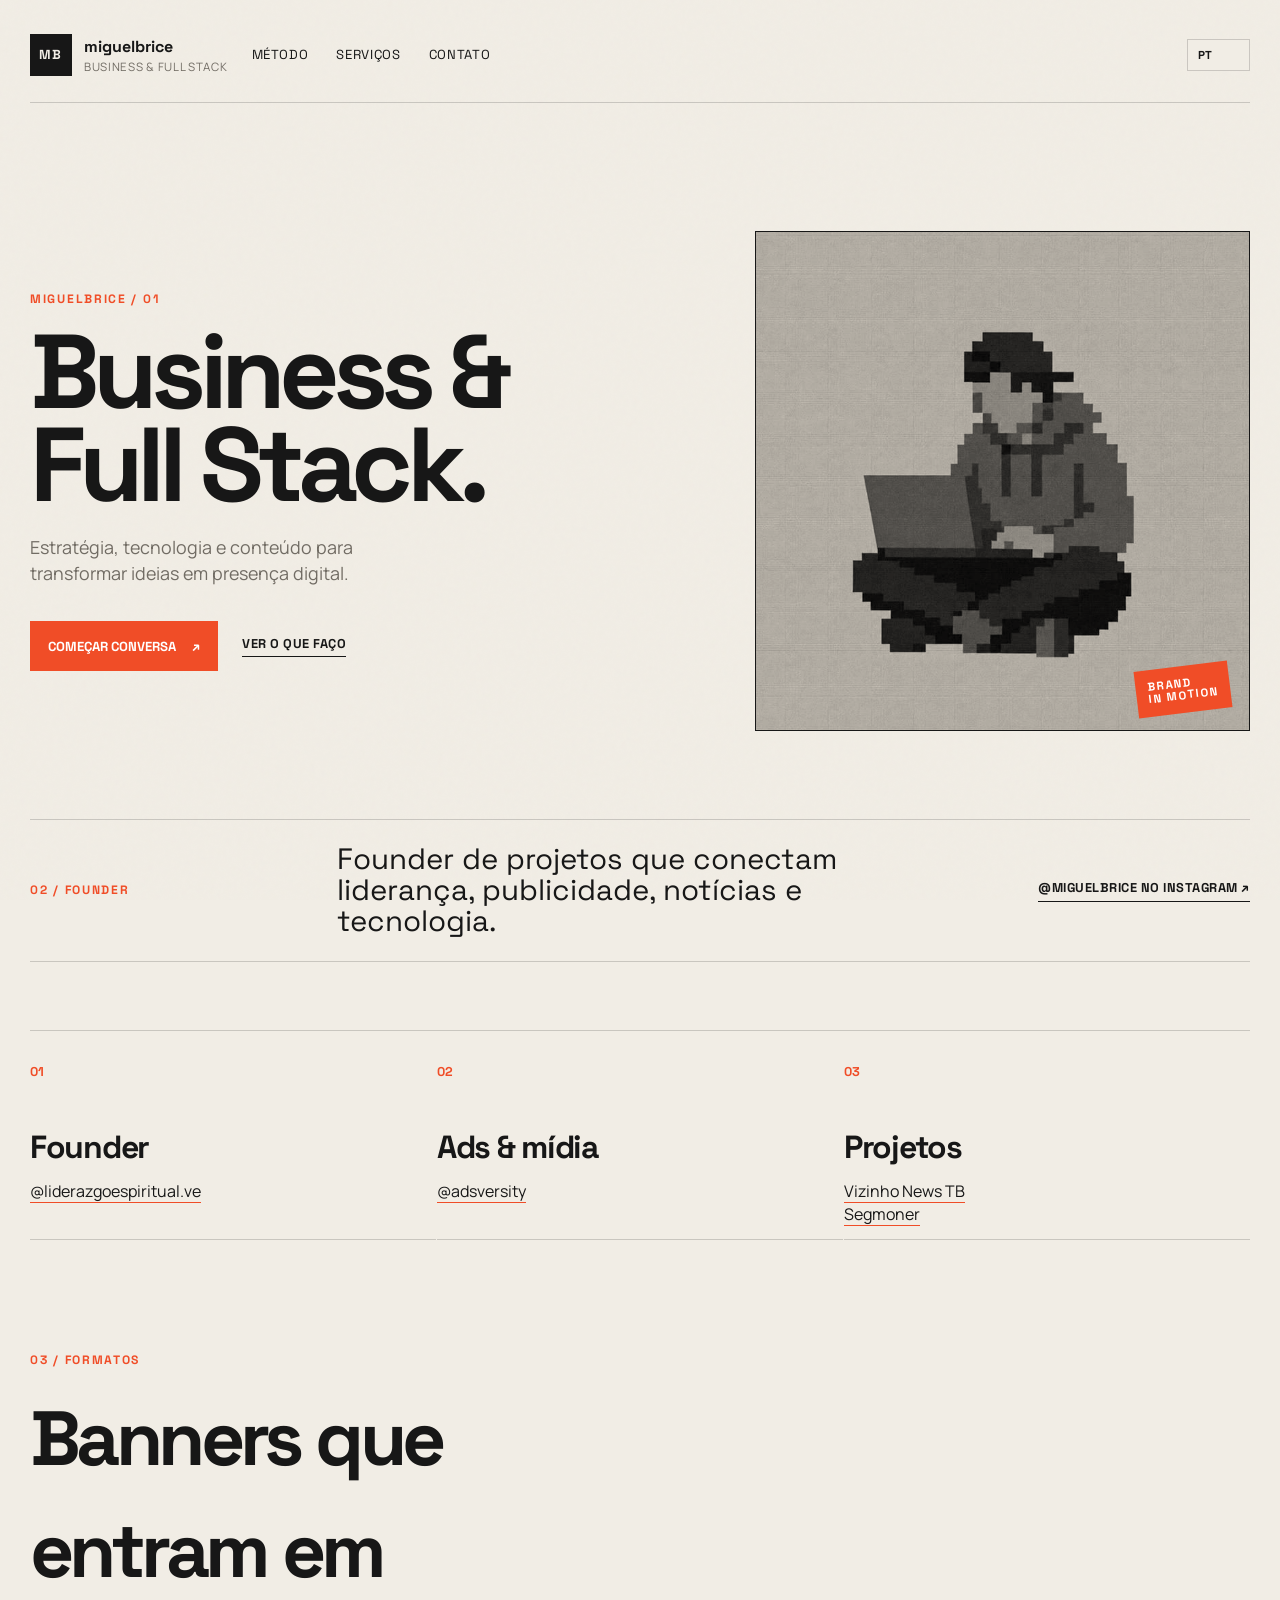
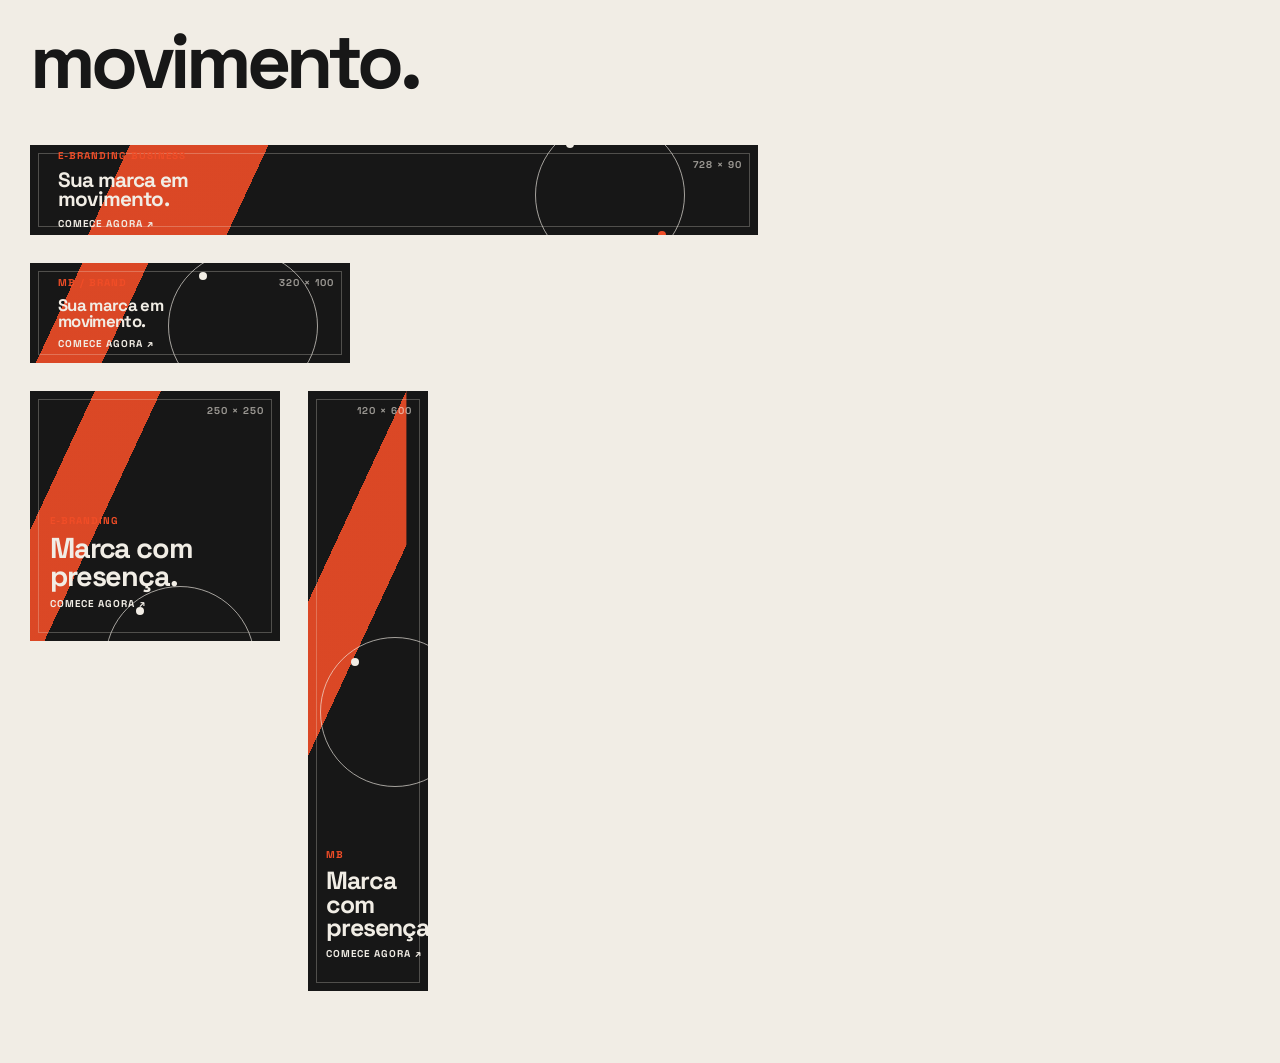
<file: index.html>
<!DOCTYPE html>
<html lang="pt-BR">
<head>
    <meta charset="UTF-8">
    <meta name="viewport" content="width=device-width, initial-scale=1.0">
    <meta name="theme-color" content="#f1ede5">
    <meta name="description" content="MIGUELBRICE Business & Full Stack. Branding, tecnologia e formação digital.">
    <title>MIGUELBRICE | Business & Full Stack</title>
    <link rel="icon" href="assets/images/favicon.svg" type="image/svg+xml">
    <link rel="preconnect" href="https://fonts.googleapis.com">
    <link rel="preconnect" href="https://fonts.gstatic.com" crossorigin>
    <link href="https://fonts.googleapis.com/css2?family=Space+Grotesk:wght@400;500;700&family=Manrope:wght@400;500;700;800&display=swap" rel="stylesheet">
    <link rel="stylesheet" href="assets/css/main.css?v=20260904">
    <link rel="stylesheet" href="assets/css/components.css?v=20260904">
</head>
<body data-page="inicio" data-title="MIGUELBRICE | Business & Full Stack">
    <div class="page-transition" aria-hidden="true"></div>
    <div class="scene scene--noise" aria-hidden="true"></div>

    <main class="page-shell">
        <header class="site-header">
            <a class="brand" href="index.html" data-nav-link>
                <span class="brand-mark">MB</span>
                <span class="brand-copy">
                    <strong>miguelbrice</strong>
                    <span>Business &amp; Full Stack</span>
                </span>
            </a>

            <nav class="site-nav" aria-label="Navegação principal">
                <a href="#metodo" data-i18n="navMethod">Método</a>
                <a href="services.html" data-nav-link data-i18n="navServices">Serviços</a>
                <a href="contact.html" data-nav-link data-i18n="navContact">Contato</a>
            </nav>

            <label class="language-picker">
                <span class="sr-only">Idioma</span>
                <select data-language aria-label="Selecionar idioma">
                    <option value="pt">PT</option>
                    <option value="en">EN</option>
                    <option value="es">ES</option>
                    <option value="zh">中文</option>
                    <option value="ru">RU</option>
                    <option value="de">DE</option>
                    <option value="fr">FR</option>
                    <option value="it">IT</option>
                    <option value="ar">عربي</option>
                </select>
            </label>
        </header>

        <section class="hero-grid hero-grid--landing">
            <article class="hero-copy">
                <span class="eyebrow">MIGUELBRICE / 01</span>
                <h1 data-i18n="mainTitle">Business &amp; Full Stack.</h1>
                <p class="hero-text" data-i18n="mainText">Estratégia, tecnologia e conteúdo para transformar ideias em presença digital.</p>

                <div class="hero-actions">
                    <a class="button button--primary" href="contact.html" data-nav-link><span data-i18n="start">Começar conversa</span> <span aria-hidden="true">↗</span></a>
                    <a class="text-link" href="services.html" data-nav-link data-i18n="servicesLink">Ver serviços</a>
                </div>
            </article>

            <aside class="hero-visual" aria-label="Miguel trabalhando com um notebook">
                <img src="assets/images/hero-laptop.jpeg" alt="Ilustração pixel art de uma pessoa trabalhando com notebook">
                <span class="visual-stamp">BRAND<br>IN MOTION</span>
            </aside>
        </section>

        <section class="intro-strip" id="metodo">
            <span class="section-number">02 / founder</span>
            <p data-i18n="founderText">Founder de projetos que conectam liderança, publicidade, notícias e tecnologia.</p>
            <a class="text-link" href="https://www.instagram.com/miguelbrice/" target="_blank" rel="noreferrer">@miguelbrice no Instagram ↗</a>
        </section>

        <section class="info-grid">
            <article class="info-card">
                <span class="card-kicker">01</span>
                <h2 data-i18n="founderTitle">Founder</h2>
                <p><a class="inline-link" href="https://instagram.com/liderazgoespiritual.ve" target="_blank" rel="noreferrer">@liderazgoespiritual.ve</a></p>
            </article>
            <article class="info-card">
                <span class="card-kicker">02</span>
                <h2 data-i18n="adsTitle">Ads &amp; mídia</h2>
                <p><a class="inline-link" href="https://instagram.com/adsversity" target="_blank" rel="noreferrer">@adsversity</a></p>
            </article>
            <article class="info-card">
                <span class="card-kicker">03</span>
                <h2 data-i18n="projectsTitle">Projetos</h2>
                <p><a class="inline-link" href="https://vizinhonewstb.web.app" target="_blank" rel="noreferrer">Vizinho News TB</a><br><a class="inline-link" href="https://segmoner.github.io/info/index.html" target="_blank" rel="noreferrer">Segmoner</a></p>
            </article>
        </section>

        <section class="banner-section" id="banners">
            <div class="section-heading section-heading--compact">
                <span class="section-number" data-i18n="bannerLabel">03 / formatos</span>
                <h2 class="section-title" data-i18n="bannerTitle">Banners que entram em movimento.</h2>
            </div>
            <div class="banner-board">
                    <a class="ad-banner ad-banner--leaderboard" href="contact.html" data-nav-link aria-label="Banner 728 por 90">
                    <span class="ad-orbit" aria-hidden="true"></span>
                    <span class="ad-copy"><small>E-BRANDING BUSINESS</small><strong data-i18n="adHeadline">Sua marca em movimento.</strong><em data-i18n="adCta">Comece agora ↗</em></span>
                    <span class="ad-size">728 × 90</span>
                </a>
                    <a class="ad-banner ad-banner--mobile" href="contact.html" data-nav-link aria-label="Banner 320 por 100">
                    <span class="ad-orbit" aria-hidden="true"></span>
                    <span class="ad-copy"><small>MB / BRAND</small><strong data-i18n="adHeadline">Sua marca em movimento.</strong><em data-i18n="adCta">Comece agora ↗</em></span>
                    <span class="ad-size">320 × 100</span>
                </a>
                <div class="banner-pair">
                    <a class="ad-banner ad-banner--square" href="contact.html" data-nav-link aria-label="Banner 250 por 250">
                        <span class="ad-orbit" aria-hidden="true"></span>
                        <span class="ad-copy"><small>E-BRANDING</small><strong data-i18n="adShort">Marca com presença.</strong><em data-i18n="adCta">Comece agora ↗</em></span>
                        <span class="ad-size">250 × 250</span>
                    </a>
                    <a class="ad-banner ad-banner--skyscraper" href="contact.html" data-nav-link aria-label="Banner 120 por 600">
                        <span class="ad-orbit" aria-hidden="true"></span>
                        <span class="ad-copy"><small>MB</small><strong data-i18n="adShort">Marca com presença.</strong><em data-i18n="adCta">Comece agora ↗</em></span>
                        <span class="ad-size">120 × 600</span>
                    </a>
                </div>
            </div>
        </section>
    </main>

    <script src="assets/js/router.js"></script>
    <script src="assets/js/app.js"></script>
</body>
</html>
</file>
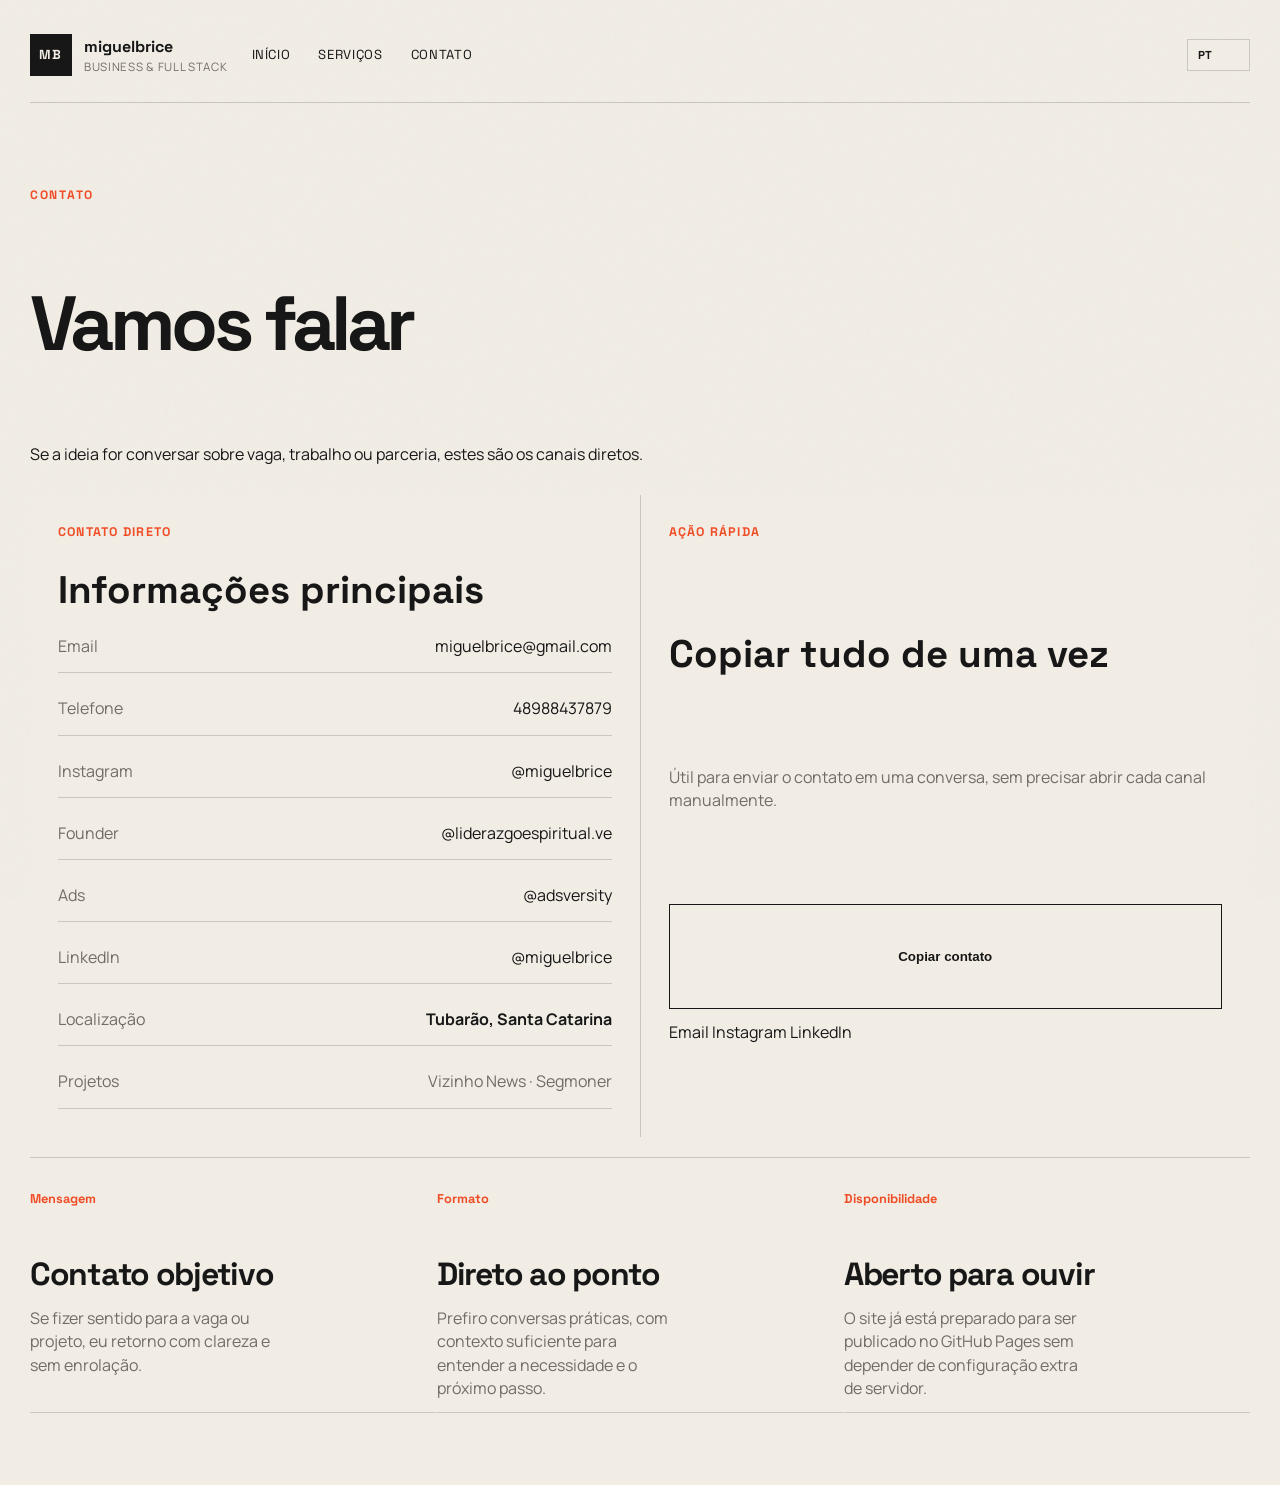
<file: contact.html>
<!DOCTYPE html>
<html lang="pt-BR">
<head>
    <meta charset="UTF-8">
    <meta name="viewport" content="width=device-width, initial-scale=1.0">
    <meta name="theme-color" content="#f1ede5">
    <meta name="description" content="Contato de MIGUELBRICE Business & Full Stack.">
    <title>MIGUELBRICE | Contato</title>
    <link rel="icon" href="assets/images/favicon.svg" type="image/svg+xml">
    <link rel="preconnect" href="https://fonts.googleapis.com">
    <link rel="preconnect" href="https://fonts.gstatic.com" crossorigin>
    <link href="https://fonts.googleapis.com/css2?family=Space+Grotesk:wght@400;500;700&family=Manrope:wght@400;500;700;800&display=swap" rel="stylesheet">
    <link rel="stylesheet" href="assets/css/main.css?v=20260904">
    <link rel="stylesheet" href="assets/css/components.css?v=20260904">
</head>
<body data-page="contato" data-title="MIGUELBRICE | Contato">
    <div class="page-transition" aria-hidden="true"></div>
    <div class="scene scene--aurora" aria-hidden="true"></div>
    <div class="scene scene--grid" aria-hidden="true"></div>
    <div class="scene scene--noise" aria-hidden="true"></div>

    <main class="page-shell">
        <header class="site-header">
            <a class="brand" href="index.html" data-nav-link>
                <span class="brand-mark">MB</span>
                <span class="brand-copy">
                    <strong>miguelbrice</strong>
                    <span>Business &amp; Full Stack</span>
                </span>
            </a>

            <nav class="site-nav" aria-label="Navegação principal">
                <a href="index.html" data-nav-link data-i18n="navHome">Início</a>
                <a href="services.html" data-nav-link data-i18n="navServices">Serviços</a>
                <a href="contact.html" data-nav-link data-i18n="navContact">Contato</a>
            </nav>
            <label class="language-picker"><span class="sr-only">Idioma</span><select data-language aria-label="Selecionar idioma"><option value="pt">PT</option><option value="en">EN</option><option value="es">ES</option><option value="zh">中文</option><option value="ru">RU</option><option value="de">DE</option><option value="fr">FR</option><option value="it">IT</option><option value="ar">عربي</option></select></label>
        </header>

        <section class="section-heading">
            <span class="eyebrow" data-i18n="contactEyebrow">Contato</span>
            <h1 class="section-title" data-i18n="contactTitle">Vamos falar</h1>
            <p data-i18n="contactIntro">Se a ideia for conversar sobre vaga, trabalho ou parceria, estes são os canais diretos.</p>
        </section>

        <section class="contact-grid">
            <article class="contact-card contact-card--highlight glass-panel">
                <span class="contact-label" data-i18n="directContact">Contato direto</span>
                <h2 data-i18n="mainInfo">Informações principais</h2>

                <ul class="contact-list">
                    <li>
                        <span>Email</span>
                        <a href="mailto:miguelbrice@gmail.com">miguelbrice@gmail.com</a>
                    </li>
                    <li>
                        <span>Telefone</span>
                        <a href="tel:+5548988437879">48988437879</a>
                    </li>
                    <li>
                        <span>Instagram</span>
                        <a href="https://instagram.com/miguelbrice" target="_blank" rel="noreferrer">@miguelbrice</a>
                    </li>
                    <li>
                        <span>Founder</span>
                        <a href="https://instagram.com/liderazgoespiritual.ve" target="_blank" rel="noreferrer">@liderazgoespiritual.ve</a>
                    </li>
                    <li>
                        <span>Ads</span>
                        <a href="https://instagram.com/adsversity" target="_blank" rel="noreferrer">@adsversity</a>
                    </li>
                    <li>
                        <span>LinkedIn</span>
                        <a href="https://linkedin.com/in/miguelbrice" target="_blank" rel="noreferrer">@miguelbrice</a>
                    </li>
                    <li>
                        <span>Localização</span>
                        <strong>Tubarão, Santa Catarina</strong>
                    </li>
                    <li>
                        <span>Projetos</span>
                        <span><a href="https://vizinhonewstb.web.app" target="_blank" rel="noreferrer">Vizinho News</a> · <a href="https://segmoner.github.io/info/index.html" target="_blank" rel="noreferrer">Segmoner</a></span>
                    </li>
                </ul>
            </article>

            <article class="contact-card glass-panel">
                <span class="contact-label" data-i18n="quickAction">Ação rápida</span>
                <h2 data-i18n="copyTitle">Copiar tudo de uma vez</h2>
                <p data-i18n="copyDesc">Útil para enviar o contato em uma conversa, sem precisar abrir cada canal manualmente.</p>
                <button class="copy-button" type="button" data-copy-contact data-i18n="copyButton">Copiar contato</button>

                <div class="contact-pills">
                    <a class="contact-pill" href="mailto:miguelbrice@gmail.com">Email</a>
                    <a class="contact-pill" href="https://instagram.com/miguelbrice" target="_blank" rel="noreferrer">Instagram</a>
                    <a class="contact-pill" href="https://linkedin.com/in/miguelbrice" target="_blank" rel="noreferrer">LinkedIn</a>
                </div>
            </article>
        </section>

        <section class="info-grid" style="margin-top: 20px;">
            <article class="info-card glass-panel">
                <span class="card-kicker">Mensagem</span>
                <h2>Contato objetivo</h2>
                <p>Se fizer sentido para a vaga ou projeto, eu retorno com clareza e sem enrolação.</p>
            </article>

            <article class="info-card glass-panel">
                <span class="card-kicker">Formato</span>
                <h2>Direto ao ponto</h2>
                <p>Prefiro conversas práticas, com contexto suficiente para entender a necessidade e o próximo passo.</p>
            </article>

            <article class="info-card glass-panel">
                <span class="card-kicker">Disponibilidade</span>
                <h2>Aberto para ouvir</h2>
                <p>O site já está preparado para ser publicado no GitHub Pages sem depender de configuração extra de servidor.</p>
            </article>
        </section>
    </main>

    <script src="assets/js/router.js"></script>
    <script src="assets/js/app.js"></script>
</body>
</html>
</file>
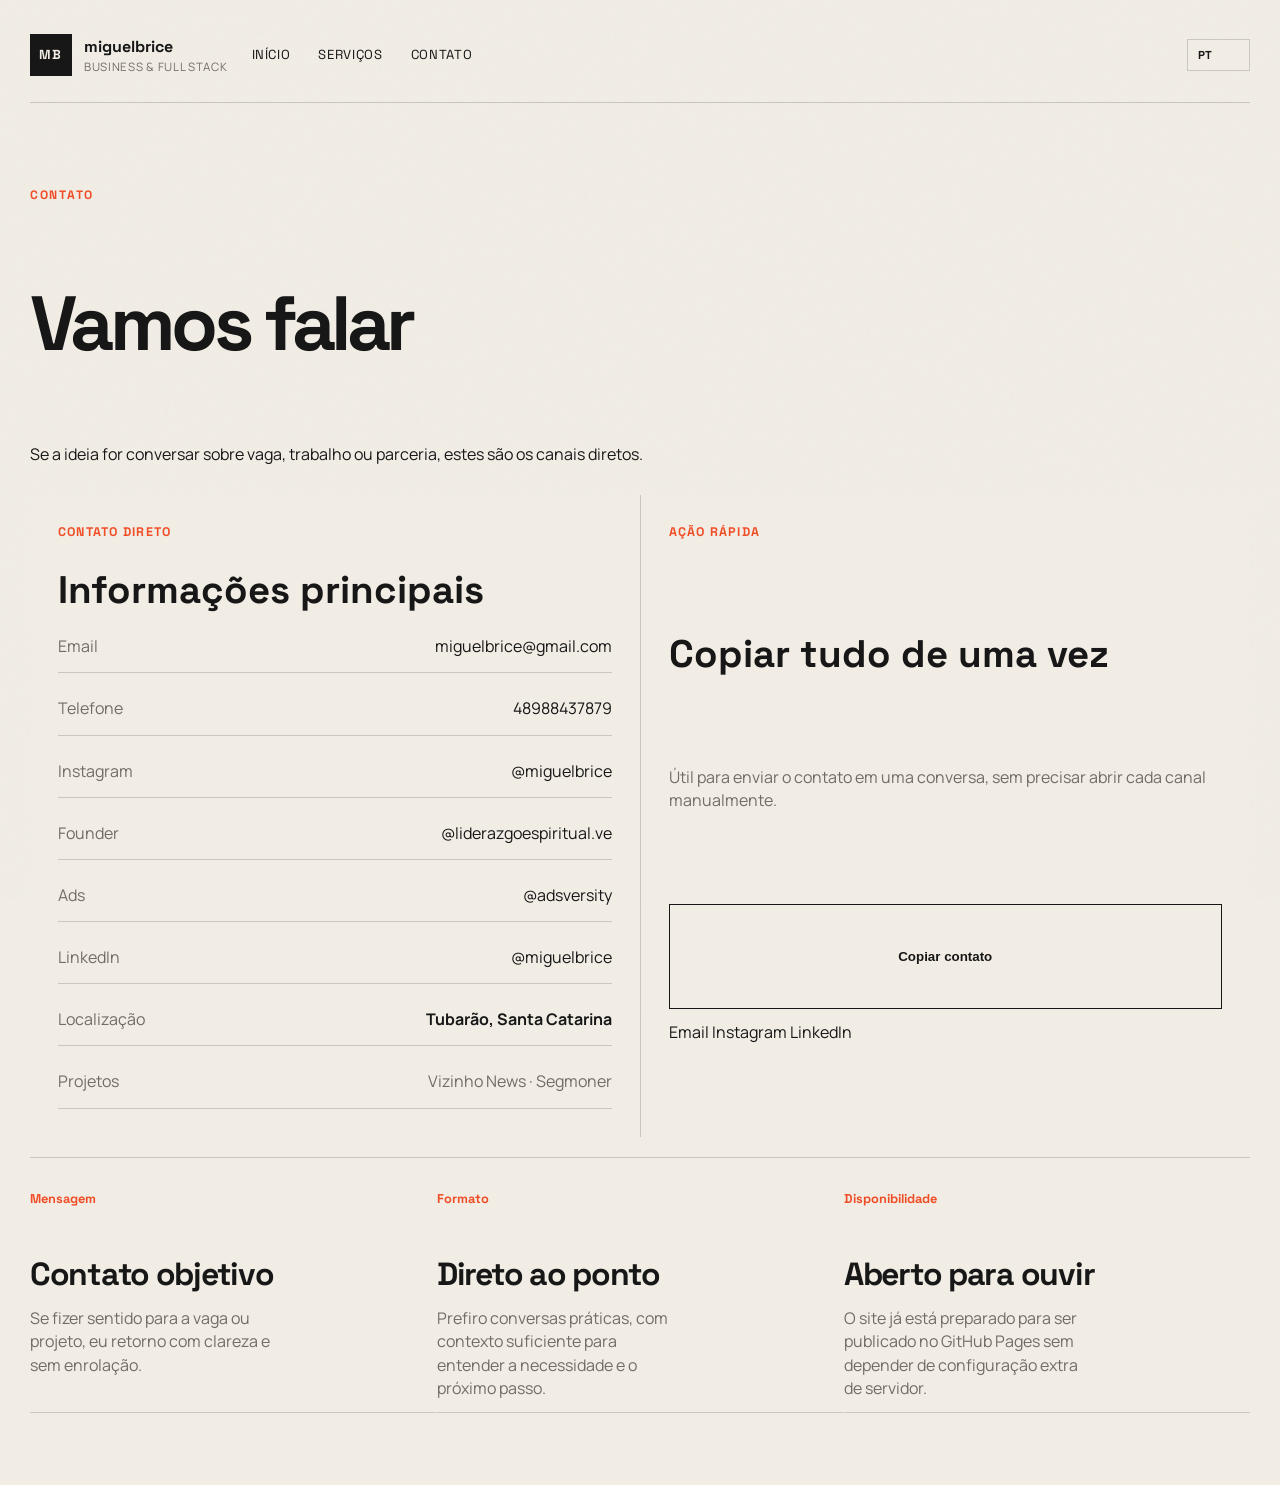
<file: contato.html>
<!DOCTYPE html>
<html lang="pt-BR">
<head>
    <meta charset="UTF-8">
    <meta name="viewport" content="width=device-width, initial-scale=1.0">
    <meta name="theme-color" content="#f1ede5">
    <meta name="description" content="Contato de MIGUELBRICE Business & Full Stack.">
    <title>MIGUELBRICE | Contato</title>
    <link rel="preconnect" href="https://fonts.googleapis.com">
    <link rel="preconnect" href="https://fonts.gstatic.com" crossorigin>
    <link href="https://fonts.googleapis.com/css2?family=Space+Grotesk:wght@400;500;700&family=Manrope:wght@400;500;700;800&display=swap" rel="stylesheet">
    <link rel="stylesheet" href="style.css?v=20260904">
    <link rel="stylesheet" href="style-1.css?v=20260904">
</head>
<body data-page="contato" data-title="MIGUELBRICE | Contato">
    <div class="page-transition" aria-hidden="true"></div>
    <div class="scene scene--aurora" aria-hidden="true"></div>
    <div class="scene scene--grid" aria-hidden="true"></div>
    <div class="scene scene--noise" aria-hidden="true"></div>

    <main class="page-shell">
        <header class="site-header">
            <a class="brand" href="index.html" data-nav-link>
                <span class="brand-mark">MB</span>
                <span class="brand-copy">
                    <strong>miguelbrice</strong>
                    <span>Business &amp; Full Stack</span>
                </span>
            </a>

            <nav class="site-nav" aria-label="Navegação principal">
                <a href="index.html" data-nav-link data-i18n="navHome">Início</a>
                <a href="eufacoorcamento.html" data-nav-link data-i18n="navServices">Serviços</a>
                <a href="contato.html" data-nav-link data-i18n="navContact">Contato</a>
            </nav>
            <label class="language-picker"><span class="sr-only">Idioma</span><select data-language aria-label="Selecionar idioma"><option value="pt">PT</option><option value="en">EN</option><option value="es">ES</option><option value="zh">中文</option><option value="ru">RU</option><option value="de">DE</option><option value="fr">FR</option><option value="it">IT</option><option value="ar">عربي</option></select></label>
        </header>

        <section class="section-heading">
            <span class="eyebrow" data-i18n="contactEyebrow">Contato</span>
            <h1 class="section-title" data-i18n="contactTitle">Vamos falar</h1>
            <p data-i18n="contactIntro">Se a ideia for conversar sobre vaga, trabalho ou parceria, estes são os canais diretos.</p>
        </section>

        <section class="contact-grid">
            <article class="contact-card contact-card--highlight glass-panel">
                <span class="contact-label" data-i18n="directContact">Contato direto</span>
                <h2 data-i18n="mainInfo">Informações principais</h2>

                <ul class="contact-list">
                    <li>
                        <span>Email</span>
                        <a href="mailto:miguelbrice@gmail.com">miguelbrice@gmail.com</a>
                    </li>
                    <li>
                        <span>Telefone</span>
                        <a href="tel:+5548988437879">48988437879</a>
                    </li>
                    <li>
                        <span>Instagram</span>
                        <a href="https://instagram.com/miguelbrice" target="_blank" rel="noreferrer">@miguelbrice</a>
                    </li>
                    <li>
                        <span>Founder</span>
                        <a href="https://instagram.com/liderazgoespiritual.ve" target="_blank" rel="noreferrer">@liderazgoespiritual.ve</a>
                    </li>
                    <li>
                        <span>Ads</span>
                        <a href="https://instagram.com/adsversity" target="_blank" rel="noreferrer">@adsversity</a>
                    </li>
                    <li>
                        <span>LinkedIn</span>
                        <a href="https://linkedin.com/in/miguelbrice" target="_blank" rel="noreferrer">@miguelbrice</a>
                    </li>
                    <li>
                        <span>Localização</span>
                        <strong>Tubarão, Santa Catarina</strong>
                    </li>
                    <li>
                        <span>Projetos</span>
                        <span><a href="https://vizinhonewstb.web.app" target="_blank" rel="noreferrer">Vizinho News</a> · <a href="https://segmoner.github.io/info/index.html" target="_blank" rel="noreferrer">Segmoner</a></span>
                    </li>
                </ul>
            </article>

            <article class="contact-card glass-panel">
                <span class="contact-label" data-i18n="quickAction">Ação rápida</span>
                <h2 data-i18n="copyTitle">Copiar tudo de uma vez</h2>
                <p data-i18n="copyDesc">Útil para enviar o contato em uma conversa, sem precisar abrir cada canal manualmente.</p>
                <button class="copy-button" type="button" data-copy-contact data-i18n="copyButton">Copiar contato</button>

                <div class="contact-pills">
                    <a class="contact-pill" href="mailto:miguelbrice@gmail.com">Email</a>
                    <a class="contact-pill" href="https://instagram.com/miguelbrice" target="_blank" rel="noreferrer">Instagram</a>
                    <a class="contact-pill" href="https://linkedin.com/in/miguelbrice" target="_blank" rel="noreferrer">LinkedIn</a>
                </div>
            </article>
        </section>

        <section class="info-grid" style="margin-top: 20px;">
            <article class="info-card glass-panel">
                <span class="card-kicker">Mensagem</span>
                <h2>Contato objetivo</h2>
                <p>Se fizer sentido para a vaga ou projeto, eu retorno com clareza e sem enrolação.</p>
            </article>

            <article class="info-card glass-panel">
                <span class="card-kicker">Formato</span>
                <h2>Direto ao ponto</h2>
                <p>Prefiro conversas práticas, com contexto suficiente para entender a necessidade e o próximo passo.</p>
            </article>

            <article class="info-card glass-panel">
                <span class="card-kicker">Disponibilidade</span>
                <h2>Aberto para ouvir</h2>
                <p>O site já está preparado para ser publicado no GitHub Pages sem depender de configuração extra de servidor.</p>
            </article>
        </section>
    </main>

    <script src="router.js"></script>
    <script src="script.js"></script>
</body>
</html>
</file>
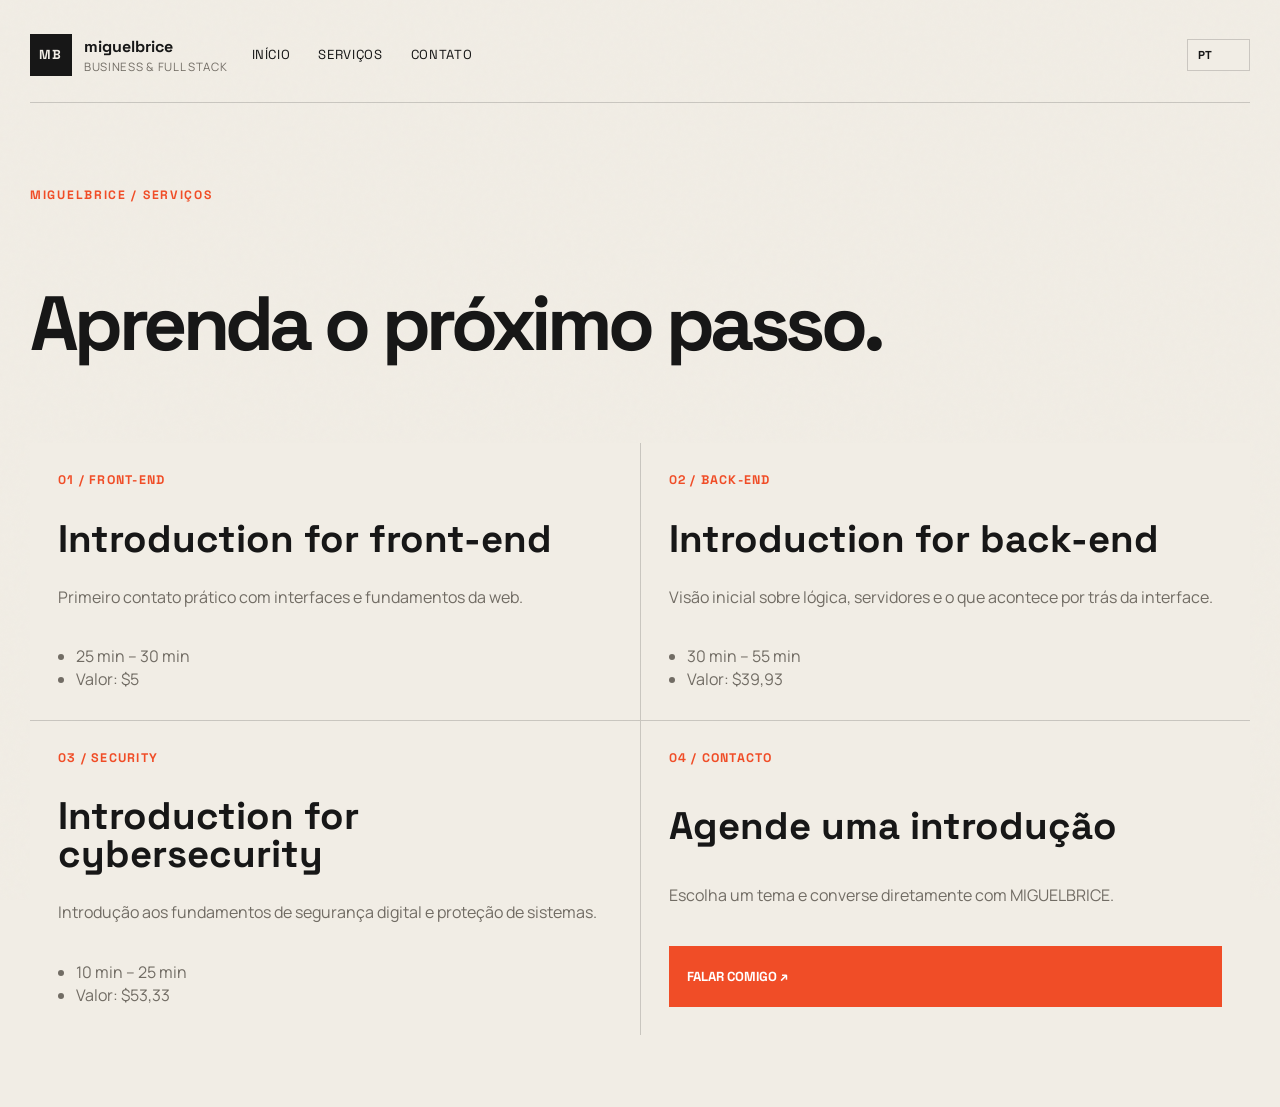
<file: eufacoorcamento.html>
<!DOCTYPE html>
<html lang="pt-BR">
<head>
    <meta charset="UTF-8">
    <meta name="viewport" content="width=device-width, initial-scale=1.0">
    <meta name="theme-color" content="#f1ede5">
    <meta name="description" content="Sessões de introdução em front-end, back-end e cybersecurity com MIGUELBRICE.">
    <title>MIGUELBRICE | Serviços</title>
    <link rel="preconnect" href="https://fonts.googleapis.com">
    <link rel="preconnect" href="https://fonts.gstatic.com" crossorigin>
    <link href="https://fonts.googleapis.com/css2?family=Space+Grotesk:wght@400;500;700&family=Manrope:wght@400;500;700;800&display=swap" rel="stylesheet">
    <link rel="stylesheet" href="style.css?v=20260904">
    <link rel="stylesheet" href="style-1.css?v=20260904">
</head>
<body data-page="servicos" data-title="MIGUELBRICE | Serviços">
    <div class="page-transition" aria-hidden="true"></div>
    <div class="scene scene--aurora" aria-hidden="true"></div>
    <div class="scene scene--grid" aria-hidden="true"></div>
    <div class="scene scene--noise" aria-hidden="true"></div>

    <main class="page-shell">
        <header class="site-header">
            <a class="brand" href="index.html" data-nav-link>
                <span class="brand-mark">MB</span>
                <span class="brand-copy">
                    <strong>miguelbrice</strong>
                    <span>Business &amp; Full Stack</span>
                </span>
            </a>

            <nav class="site-nav" aria-label="Navegação principal">
                <a href="index.html" data-nav-link data-i18n="navHome">Início</a>
                <a href="eufacoorcamento.html" data-nav-link data-i18n="navServices">Serviços</a>
                <a href="contato.html" data-nav-link data-i18n="navContact">Contato</a>
            </nav>
            <label class="language-picker"><span class="sr-only">Idioma</span><select data-language aria-label="Selecionar idioma"><option value="pt">PT</option><option value="en">EN</option><option value="es">ES</option><option value="zh">中文</option><option value="ru">RU</option><option value="de">DE</option><option value="fr">FR</option><option value="it">IT</option><option value="ar">عربي</option></select></label>
        </header>

        <section class="section-heading">
            <span class="eyebrow" data-i18n="servicesEyebrow">MIGUELBRICE / Services</span>
            <h1 class="section-title" data-i18n="servicesTitle">Aprenda o próximo passo.</h1>
        </section>

        <section class="service-grid">
            <article class="service-card glass-panel">
                <span class="service-index">01 / front-end</span>
                <h3 data-i18n="frontendTitle">Introduction for front-end</h3>
                <p data-i18n="frontendDesc">Primeiro contato prático com interfaces e fundamentos da web.</p>
                <ul>
                    <li>25 min – 30 min</li>
                    <li>Valor: $5</li>
                </ul>
            </article>

            <article class="service-card glass-panel">
                <span class="service-index">02 / back-end</span>
                <h3 data-i18n="backendTitle">Introduction for back-end</h3>
                <p data-i18n="backendDesc">Visão inicial sobre lógica, servidores e o que acontece por trás da interface.</p>
                <ul>
                    <li>30 min – 55 min</li>
                    <li>Valor: $39,93</li>
                </ul>
            </article>

            <article class="service-card glass-panel">
                <span class="service-index">03 / security</span>
                <h3 data-i18n="cyberTitle">Introduction for cybersecurity</h3>
                <p data-i18n="cyberDesc">Introdução aos fundamentos de segurança digital e proteção de sistemas.</p>
                <ul>
                    <li>10 min – 25 min</li>
                    <li>Valor: $53,33</li>
                </ul>
            </article>

            <article class="service-card glass-panel">
                <span class="service-index">04 / contacto</span>
                <h3 data-i18n="bookTitle">Agende uma introdução</h3>
                <p data-i18n="bookDesc">Escolha um tema e converse diretamente com MIGUELBRICE.</p>
                <a class="button button--primary" href="contato.html" data-nav-link data-i18n="bookCta">Falar comigo ↗</a>
            </article>
        </section>
    </main>

    <script src="router.js"></script>
    <script src="script.js"></script>
</body>
</html>
</file>
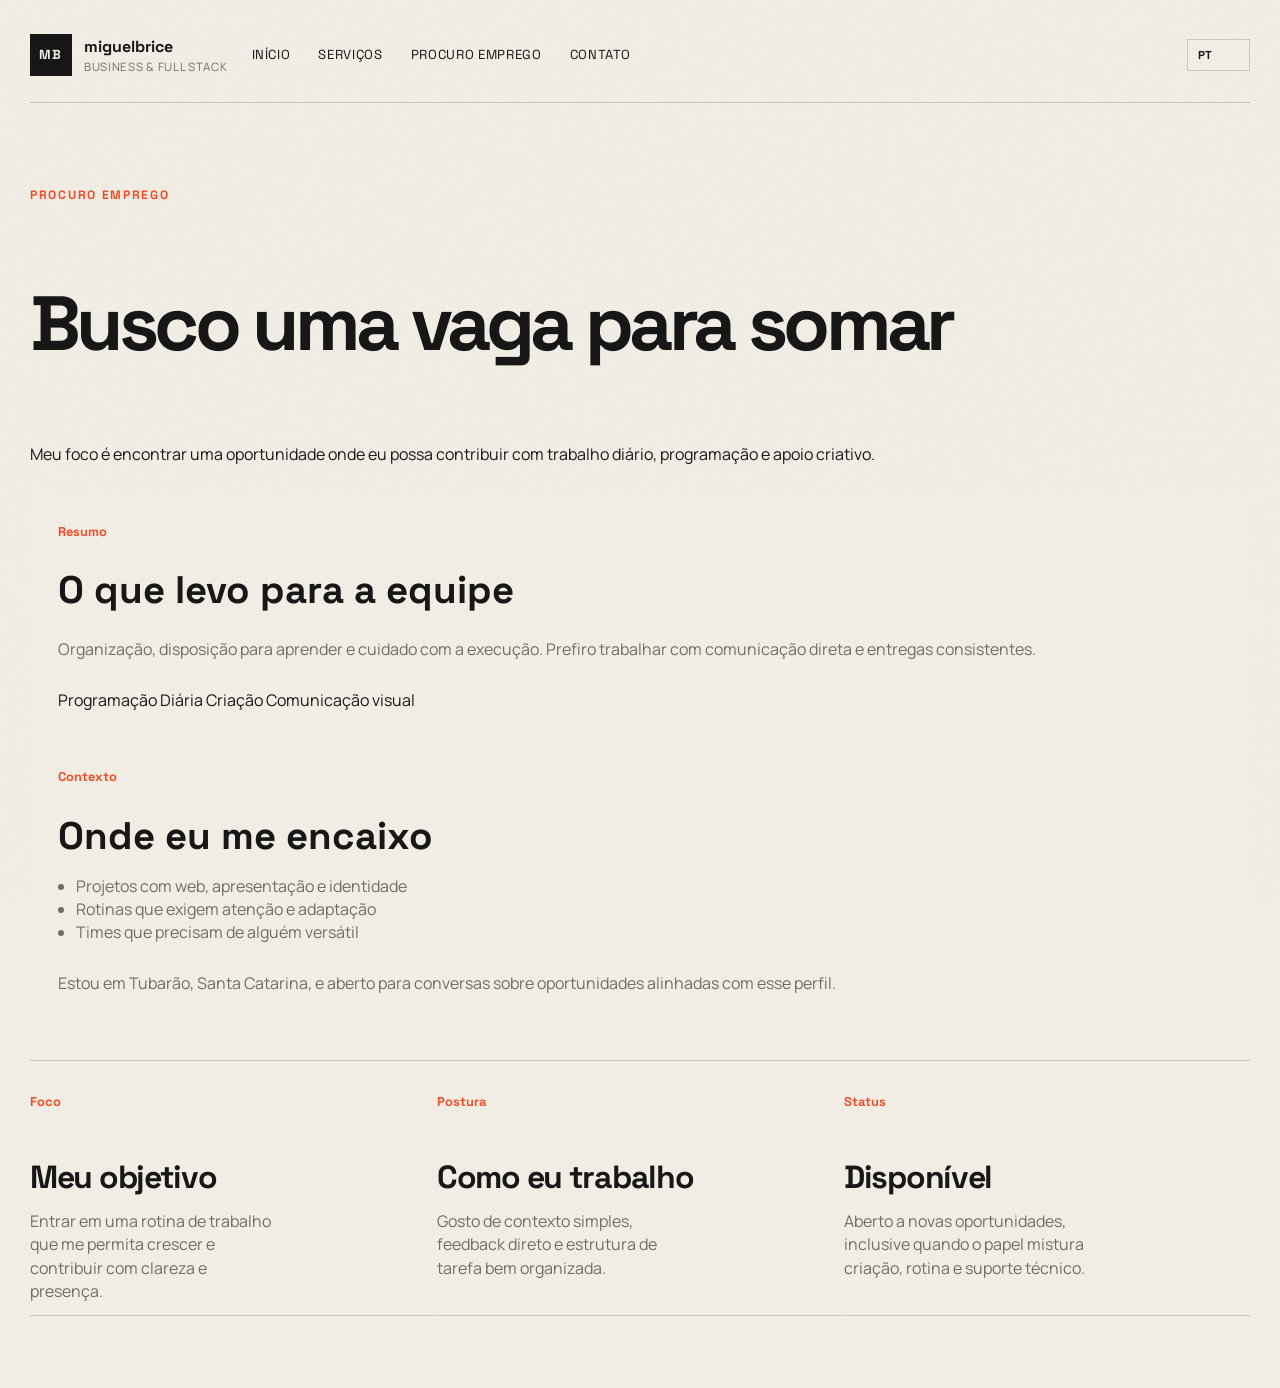
<file: procuroemprego.html>
<!DOCTYPE html>
<html lang="pt-BR">
<head>
    <meta charset="UTF-8">
    <meta name="viewport" content="width=device-width, initial-scale=1.0">
    <meta name="theme-color" content="#08101f">
    <meta name="description" content="miguelbrice procura vaga de emprego com foco em programação, diária e criação digital.">
    <title>miguelbrice | Procuro emprego</title>
    <link rel="preconnect" href="https://fonts.googleapis.com">
    <link rel="preconnect" href="https://fonts.gstatic.com" crossorigin>
    <link href="https://fonts.googleapis.com/css2?family=Space+Grotesk:wght@400;500;700&family=Manrope:wght@400;500;700;800&display=swap" rel="stylesheet">
    <link rel="stylesheet" href="style.css?v=20260904">
    <link rel="stylesheet" href="style-1.css?v=20260904">
</head>
<body data-page="emprego" data-title="miguelbrice | Procuro emprego">
    <div class="page-transition" aria-hidden="true"></div>
    <div class="scene scene--aurora" aria-hidden="true"></div>
    <div class="scene scene--grid" aria-hidden="true"></div>
    <div class="scene scene--noise" aria-hidden="true"></div>

    <main class="page-shell">
        <header class="site-header glass-panel">
            <a class="brand" href="index.html" data-nav-link>
                <span class="brand-mark">MB</span>
                <span class="brand-copy">
                    <strong>miguelbrice</strong>
                    <span>Business &amp; Full Stack</span>
                </span>
            </a>

            <nav class="site-nav" aria-label="Navegação principal">
                <a href="index.html" data-nav-link data-i18n="navHome">Início</a>
                <a href="eufacoorcamento.html" data-nav-link data-i18n="navServices">Serviços</a>
                <a href="procuroemprego.html" data-nav-link data-i18n="navWork">Procuro emprego</a>
                <a href="contato.html" data-nav-link data-i18n="navContact">Contato</a>
            </nav>
            <label class="language-picker"><span class="sr-only">Idioma</span><select data-language aria-label="Selecionar idioma"><option value="pt">PT</option><option value="en">EN</option><option value="es">ES</option><option value="zh">中文</option><option value="ru">RU</option><option value="de">DE</option><option value="fr">FR</option><option value="it">IT</option><option value="ar">عربي</option></select></label>
        </header>

        <section class="section-heading">
            <span class="eyebrow" data-i18n="workEyebrow">Procuro emprego</span>
            <h1 class="section-title" data-i18n="workTitle">Busco uma vaga para somar</h1>
            <p data-i18n="workIntro">Meu foco é encontrar uma oportunidade onde eu possa contribuir com trabalho diário, programação e apoio criativo.</p>
        </section>

        <section class="split-grid">
            <article class="employment-card glass-panel">
                <span class="card-kicker">Resumo</span>
                <h2>O que levo para a equipe</h2>
                <p>Organização, disposição para aprender e cuidado com a execução. Prefiro trabalhar com comunicação direta e entregas consistentes.</p>
                <div class="chip-row">
                    <span class="chip">Programação</span>
                    <span class="chip">Diária</span>
                    <span class="chip">Criação</span>
                    <span class="chip">Comunicação visual</span>
                </div>
            </article>

            <article class="employment-card glass-panel">
                <span class="card-kicker">Contexto</span>
                <h2>Onde eu me encaixo</h2>
                <ul>
                    <li>Projetos com web, apresentação e identidade</li>
                    <li>Rotinas que exigem atenção e adaptação</li>
                    <li>Times que precisam de alguém versátil</li>
                </ul>
                <p class="fine-print">Estou em Tubarão, Santa Catarina, e aberto para conversas sobre oportunidades alinhadas com esse perfil.</p>
            </article>
        </section>

        <section class="info-grid" style="margin-top: 20px;">
            <article class="info-card glass-panel">
                <span class="card-kicker">Foco</span>
                <h2>Meu objetivo</h2>
                <p>Entrar em uma rotina de trabalho que me permita crescer e contribuir com clareza e presença.</p>
            </article>

            <article class="info-card glass-panel">
                <span class="card-kicker">Postura</span>
                <h2>Como eu trabalho</h2>
                <p>Gosto de contexto simples, feedback direto e estrutura de tarefa bem organizada.</p>
            </article>

            <article class="info-card glass-panel">
                <span class="card-kicker">Status</span>
                <h2>Disponível</h2>
                <p>Aberto a novas oportunidades, inclusive quando o papel mistura criação, rotina e suporte técnico.</p>
            </article>
        </section>
    </main>

    <script src="router.js"></script>
    <script src="script.js"></script>
</body>
</html>
</file>
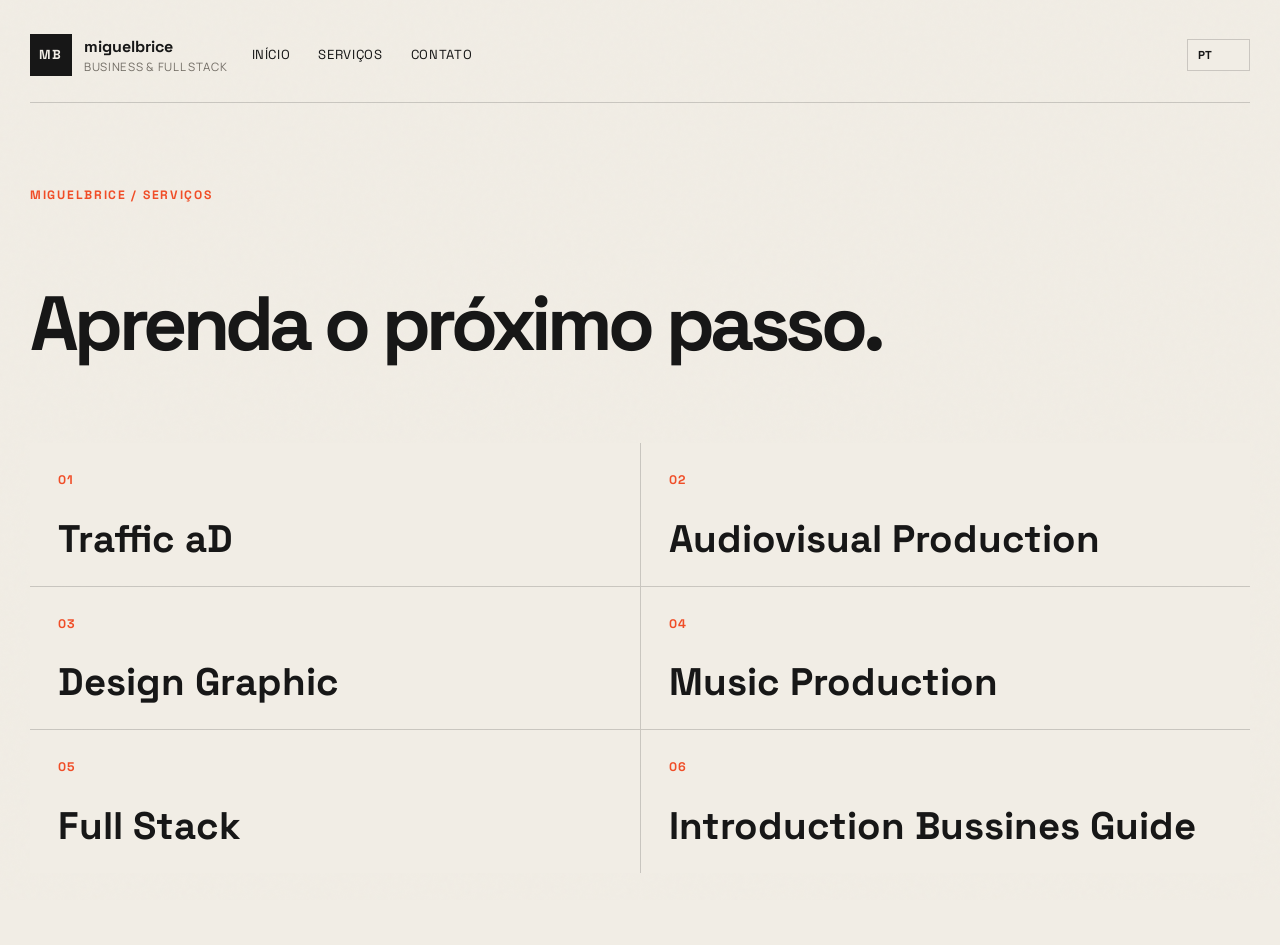
<file: services.html>
<!DOCTYPE html>
<html lang="pt-BR">
<head>
    <meta charset="UTF-8">
    <meta name="viewport" content="width=device-width, initial-scale=1.0">
    <meta name="theme-color" content="#f1ede5">
    <meta name="description" content="Sessões de introdução em front-end, back-end e cybersecurity com MIGUELBRICE.">
    <title>MIGUELBRICE | Serviços</title>
    <link rel="icon" href="assets/images/favicon.svg" type="image/svg+xml">
    <link rel="preconnect" href="https://fonts.googleapis.com">
    <link rel="preconnect" href="https://fonts.gstatic.com" crossorigin>
    <link href="https://fonts.googleapis.com/css2?family=Space+Grotesk:wght@400;500;700&family=Manrope:wght@400;500;700;800&display=swap" rel="stylesheet">
    <link rel="stylesheet" href="assets/css/main.css?v=20260904">
    <link rel="stylesheet" href="assets/css/components.css?v=20260904">
</head>
<body data-page="servicos" data-title="MIGUELBRICE | Serviços">
    <div class="page-transition" aria-hidden="true"></div>
    <div class="scene scene--aurora" aria-hidden="true"></div>
    <div class="scene scene--grid" aria-hidden="true"></div>
    <div class="scene scene--noise" aria-hidden="true"></div>

    <main class="page-shell">
        <header class="site-header">
            <a class="brand" href="index.html" data-nav-link>
                <span class="brand-mark">MB</span>
                <span class="brand-copy">
                    <strong>miguelbrice</strong>
                    <span>Business &amp; Full Stack</span>
                </span>
            </a>

            <nav class="site-nav" aria-label="Navegação principal">
                <a href="index.html" data-nav-link data-i18n="navHome">Início</a>
                <a href="services.html" data-nav-link data-i18n="navServices">Serviços</a>
                <a href="contact.html" data-nav-link data-i18n="navContact">Contato</a>
            </nav>
            <label class="language-picker"><span class="sr-only">Idioma</span><select data-language aria-label="Selecionar idioma"><option value="pt">PT</option><option value="en">EN</option><option value="es">ES</option><option value="zh">中文</option><option value="ru">RU</option><option value="de">DE</option><option value="fr">FR</option><option value="it">IT</option><option value="ar">عربي</option></select></label>
        </header>

        <section class="section-heading">
            <span class="eyebrow" data-i18n="servicesEyebrow">MIGUELBRICE / Services</span>
            <h1 class="section-title" data-i18n="servicesTitle">Aprenda o próximo passo.</h1>
        </section>

        <section class="service-grid">
            <article class="service-card glass-panel">
                <span class="service-index">01</span>
                <h3>Traffic aD</h3>
            </article>

            <article class="service-card glass-panel">
                <span class="service-index">02</span>
                <h3>Audiovisual Production</h3>
            </article>

            <article class="service-card glass-panel">
                <span class="service-index">03</span>
                <h3>Design Graphic</h3>
            </article>

            <article class="service-card glass-panel">
                <span class="service-index">04</span>
                <h3>Music Production</h3>
            </article>

            <article class="service-card glass-panel">
                <span class="service-index">05</span>
                <h3>Full Stack</h3>
            </article>

            <article class="service-card glass-panel">
                <span class="service-index">06</span>
                <h3>Introduction Bussines Guide</h3>
            </article>
        </section>
    </main>

    <script src="assets/js/router.js"></script>
    <script src="assets/js/app.js"></script>
</body>
</html>
</file>
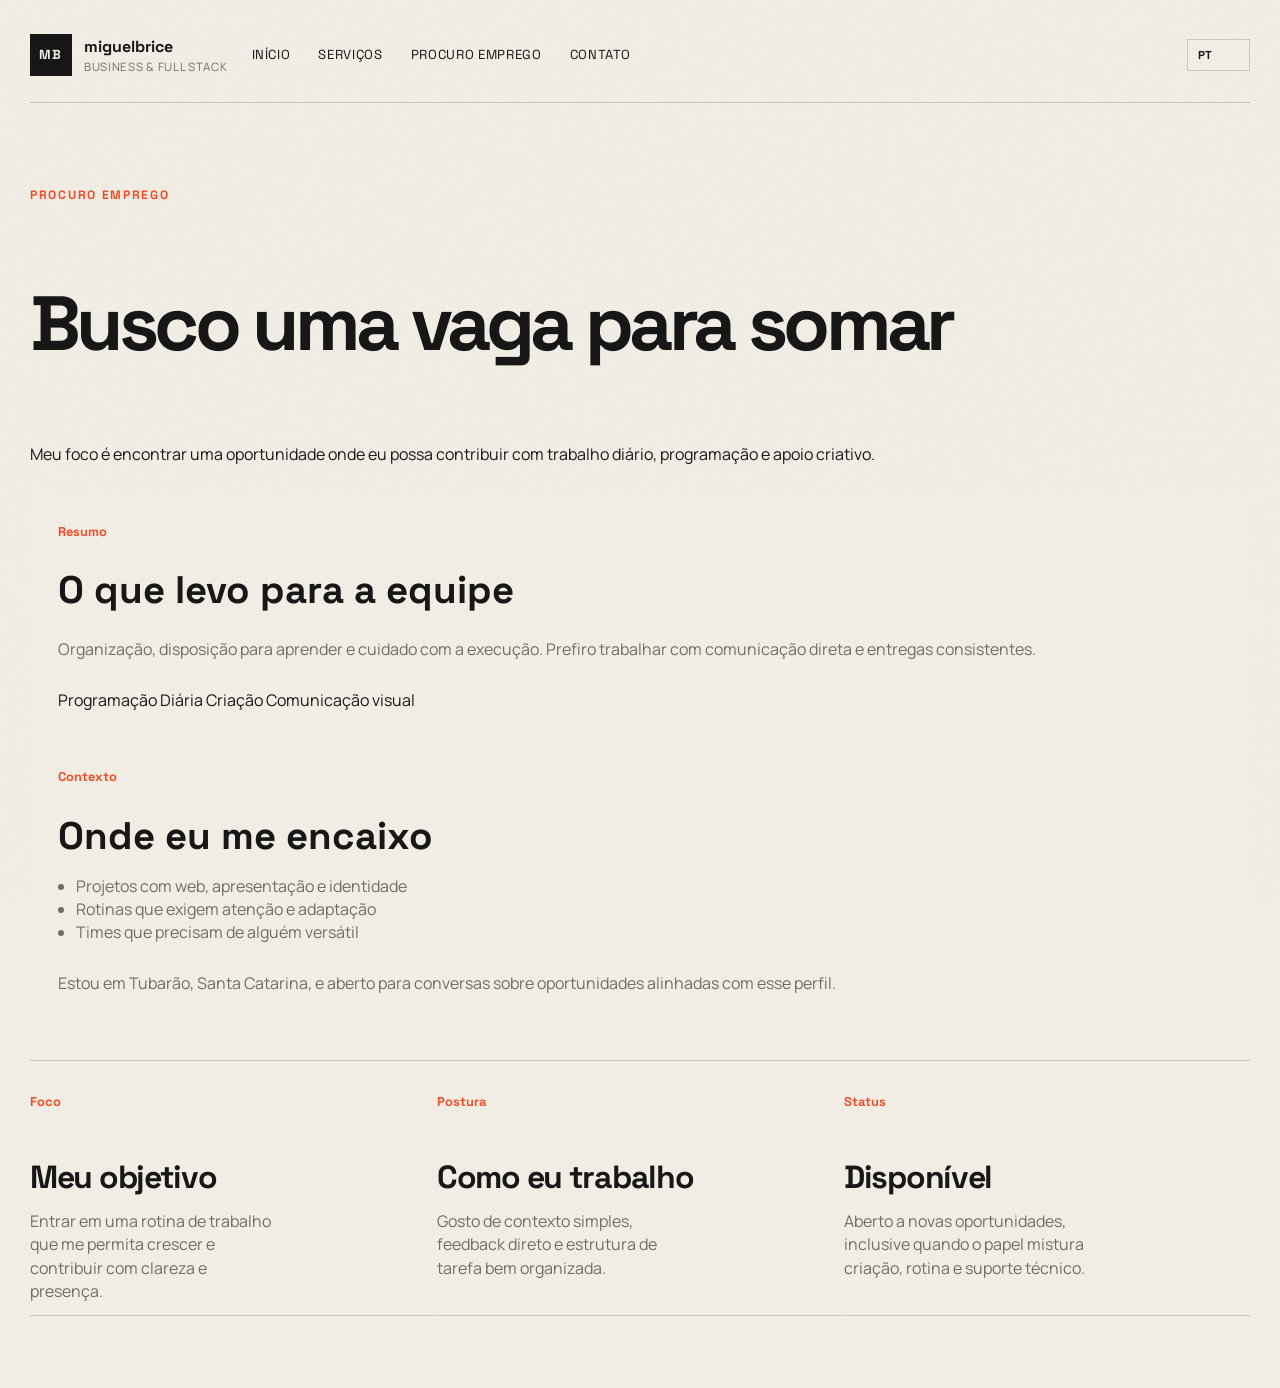
<file: work.html>
<!DOCTYPE html>
<html lang="pt-BR">
<head>
    <meta charset="UTF-8">
    <meta name="viewport" content="width=device-width, initial-scale=1.0">
    <meta name="theme-color" content="#08101f">
    <meta name="description" content="miguelbrice procura vaga de emprego com foco em programação, diária e criação digital.">
    <title>miguelbrice | Procuro emprego</title>
    <link rel="icon" href="assets/images/favicon.svg" type="image/svg+xml">
    <link rel="preconnect" href="https://fonts.googleapis.com">
    <link rel="preconnect" href="https://fonts.gstatic.com" crossorigin>
    <link href="https://fonts.googleapis.com/css2?family=Space+Grotesk:wght@400;500;700&family=Manrope:wght@400;500;700;800&display=swap" rel="stylesheet">
    <link rel="stylesheet" href="assets/css/main.css?v=20260904">
    <link rel="stylesheet" href="assets/css/components.css?v=20260904">
</head>
<body data-page="emprego" data-title="miguelbrice | Procuro emprego">
    <div class="page-transition" aria-hidden="true"></div>
    <div class="scene scene--aurora" aria-hidden="true"></div>
    <div class="scene scene--grid" aria-hidden="true"></div>
    <div class="scene scene--noise" aria-hidden="true"></div>

    <main class="page-shell">
        <header class="site-header glass-panel">
            <a class="brand" href="index.html" data-nav-link>
                <span class="brand-mark">MB</span>
                <span class="brand-copy">
                    <strong>miguelbrice</strong>
                    <span>Business &amp; Full Stack</span>
                </span>
            </a>

            <nav class="site-nav" aria-label="Navegação principal">
                <a href="index.html" data-nav-link data-i18n="navHome">Início</a>
                <a href="services.html" data-nav-link data-i18n="navServices">Serviços</a>
                <a href="work.html" data-nav-link data-i18n="navWork">Procuro emprego</a>
                <a href="contact.html" data-nav-link data-i18n="navContact">Contato</a>
            </nav>
            <label class="language-picker"><span class="sr-only">Idioma</span><select data-language aria-label="Selecionar idioma"><option value="pt">PT</option><option value="en">EN</option><option value="es">ES</option><option value="zh">中文</option><option value="ru">RU</option><option value="de">DE</option><option value="fr">FR</option><option value="it">IT</option><option value="ar">عربي</option></select></label>
        </header>

        <section class="section-heading">
            <span class="eyebrow" data-i18n="workEyebrow">Procuro emprego</span>
            <h1 class="section-title" data-i18n="workTitle">Busco uma vaga para somar</h1>
            <p data-i18n="workIntro">Meu foco é encontrar uma oportunidade onde eu possa contribuir com trabalho diário, programação e apoio criativo.</p>
        </section>

        <section class="split-grid">
            <article class="employment-card glass-panel">
                <span class="card-kicker">Resumo</span>
                <h2>O que levo para a equipe</h2>
                <p>Organização, disposição para aprender e cuidado com a execução. Prefiro trabalhar com comunicação direta e entregas consistentes.</p>
                <div class="chip-row">
                    <span class="chip">Programação</span>
                    <span class="chip">Diária</span>
                    <span class="chip">Criação</span>
                    <span class="chip">Comunicação visual</span>
                </div>
            </article>

            <article class="employment-card glass-panel">
                <span class="card-kicker">Contexto</span>
                <h2>Onde eu me encaixo</h2>
                <ul>
                    <li>Projetos com web, apresentação e identidade</li>
                    <li>Rotinas que exigem atenção e adaptação</li>
                    <li>Times que precisam de alguém versátil</li>
                </ul>
                <p class="fine-print">Estou em Tubarão, Santa Catarina, e aberto para conversas sobre oportunidades alinhadas com esse perfil.</p>
            </article>
        </section>

        <section class="info-grid" style="margin-top: 20px;">
            <article class="info-card glass-panel">
                <span class="card-kicker">Foco</span>
                <h2>Meu objetivo</h2>
                <p>Entrar em uma rotina de trabalho que me permita crescer e contribuir com clareza e presença.</p>
            </article>

            <article class="info-card glass-panel">
                <span class="card-kicker">Postura</span>
                <h2>Como eu trabalho</h2>
                <p>Gosto de contexto simples, feedback direto e estrutura de tarefa bem organizada.</p>
            </article>

            <article class="info-card glass-panel">
                <span class="card-kicker">Status</span>
                <h2>Disponível</h2>
                <p>Aberto a novas oportunidades, inclusive quando o papel mistura criação, rotina e suporte técnico.</p>
            </article>
        </section>
    </main>

    <script src="assets/js/router.js"></script>
    <script src="assets/js/app.js"></script>
</body>
</html>
</file>
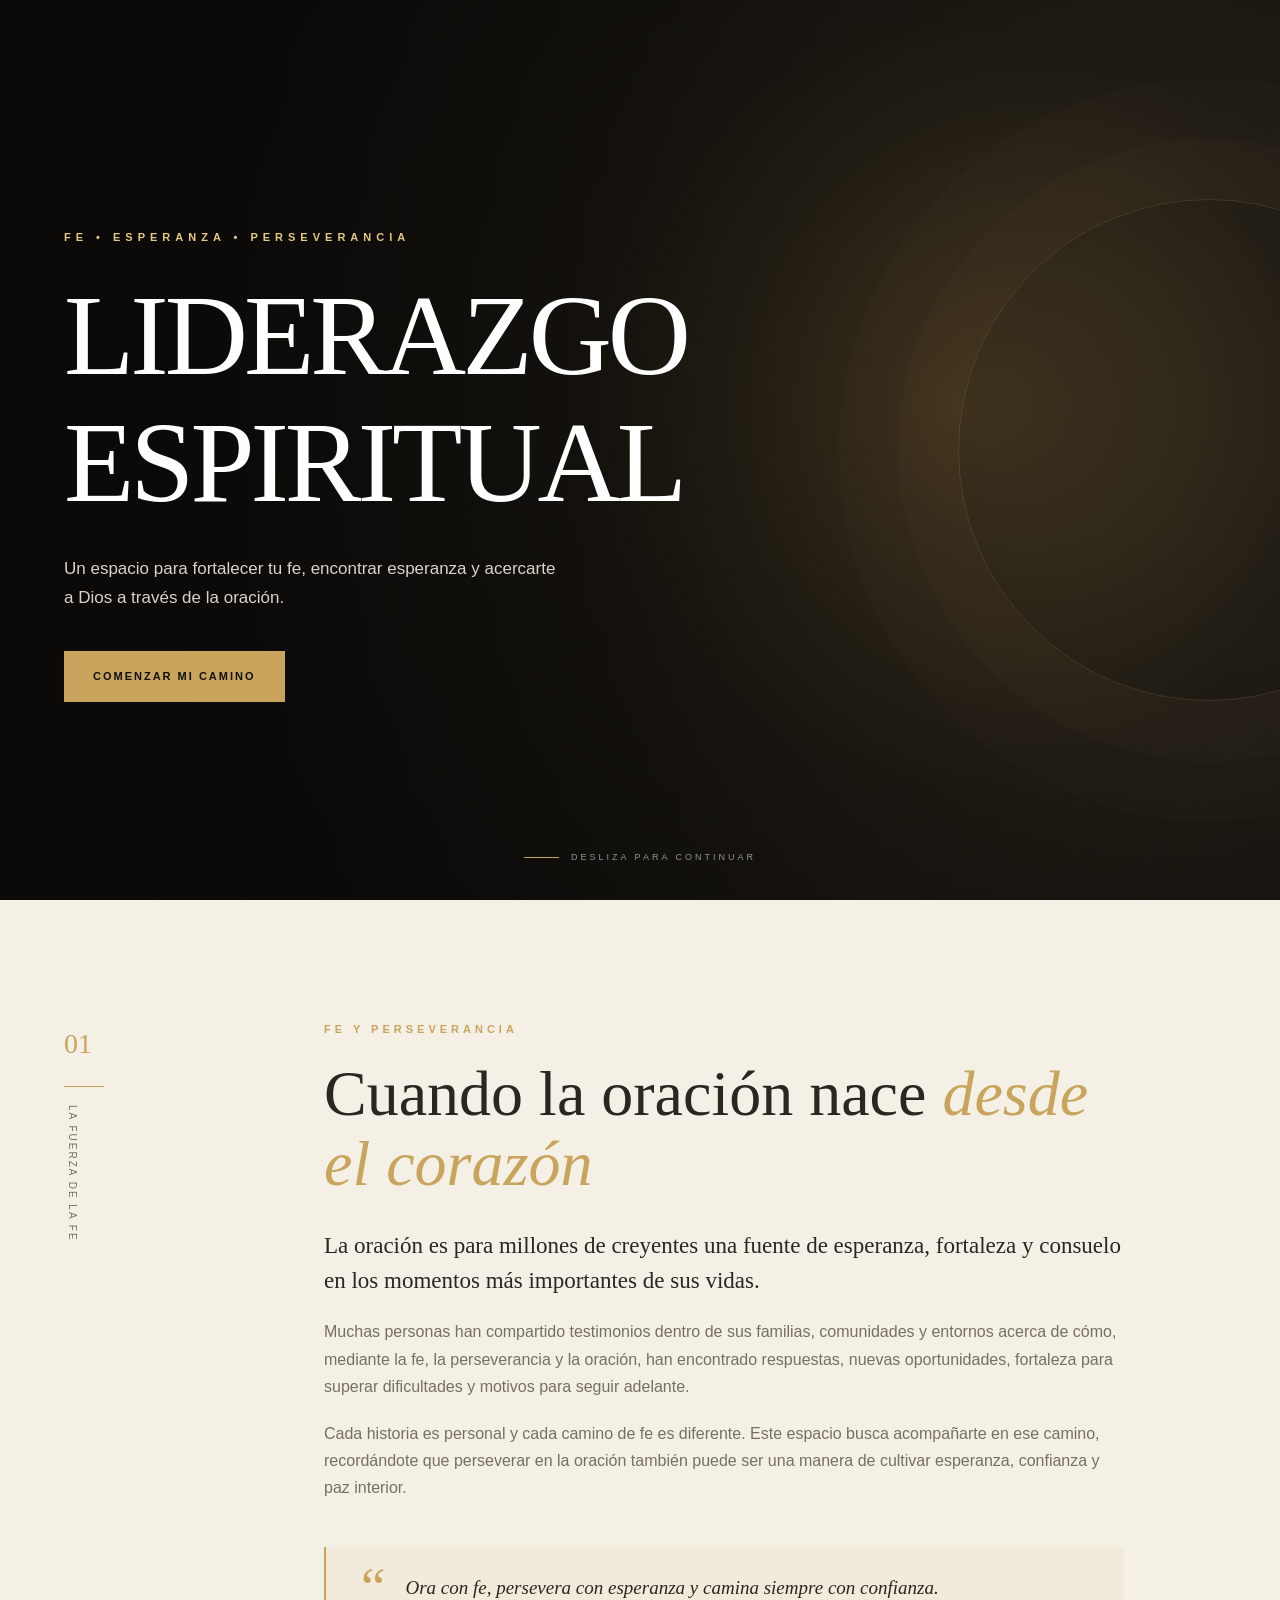
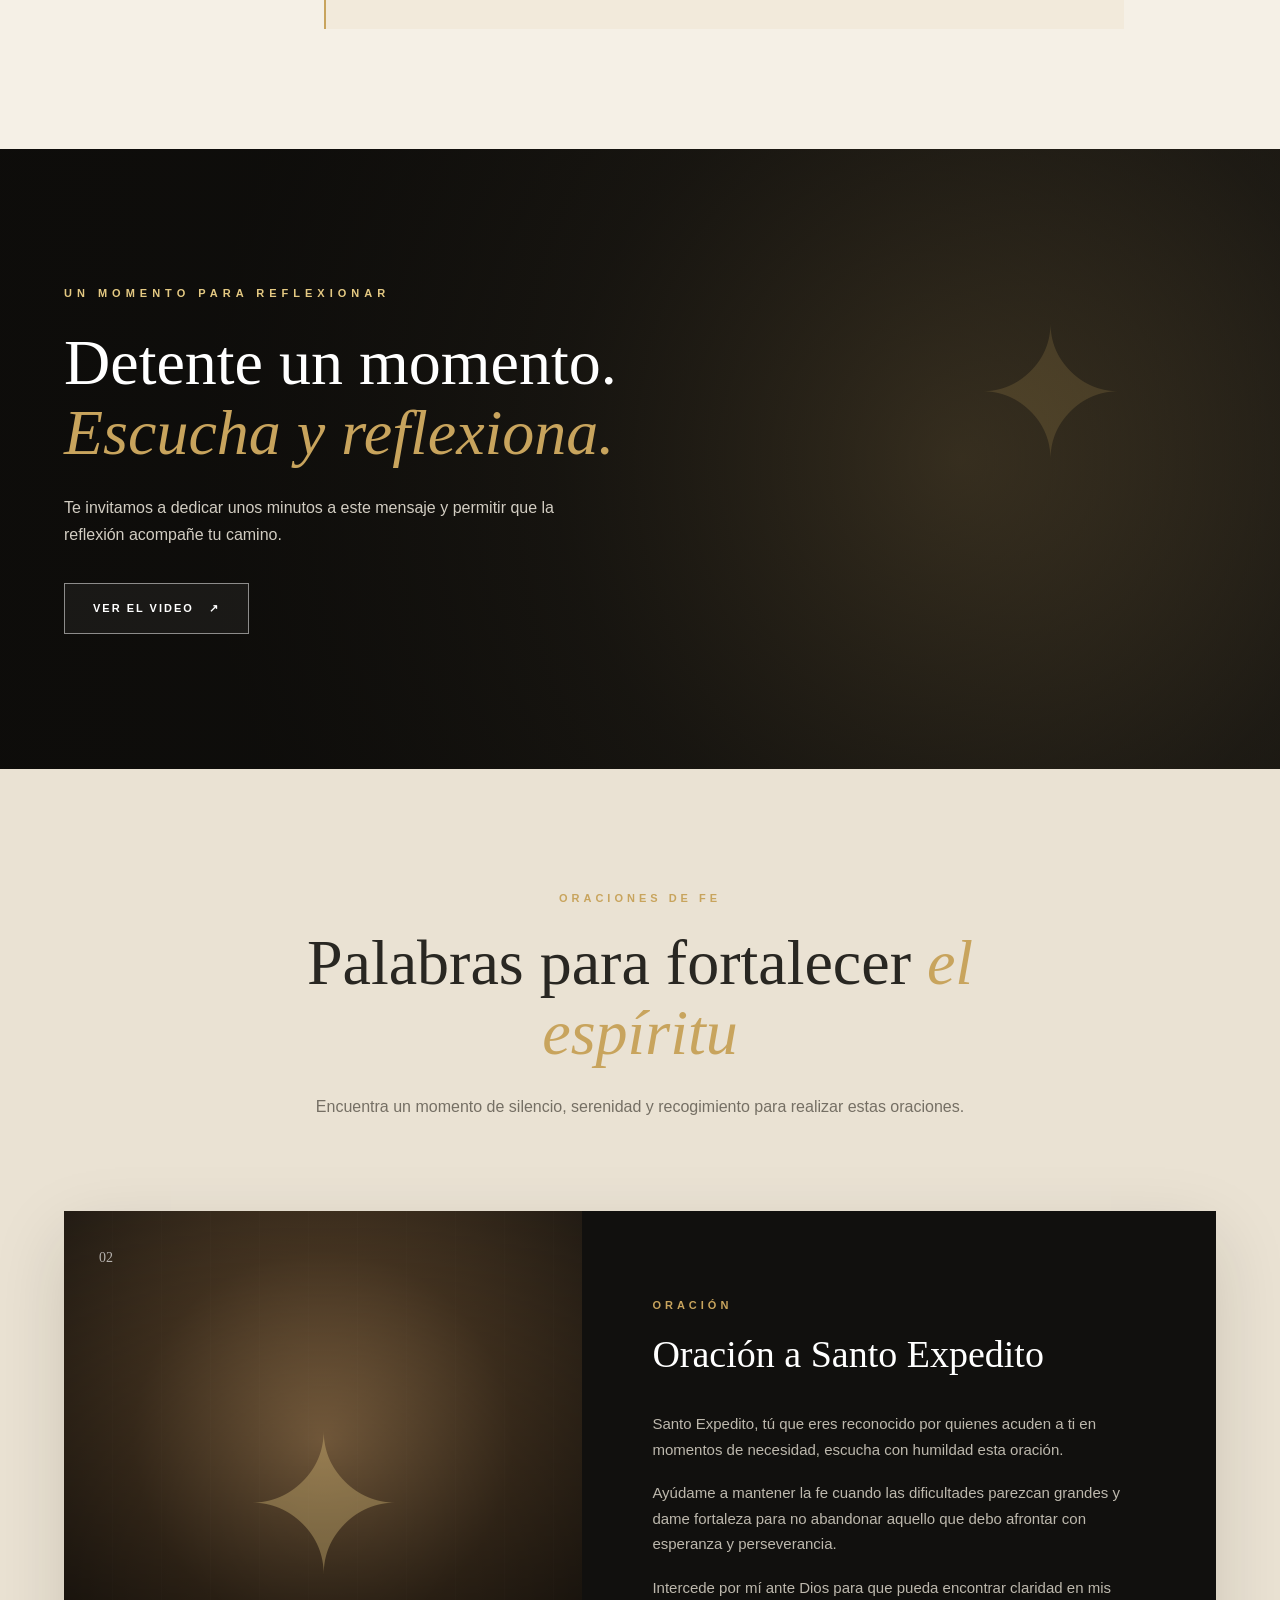
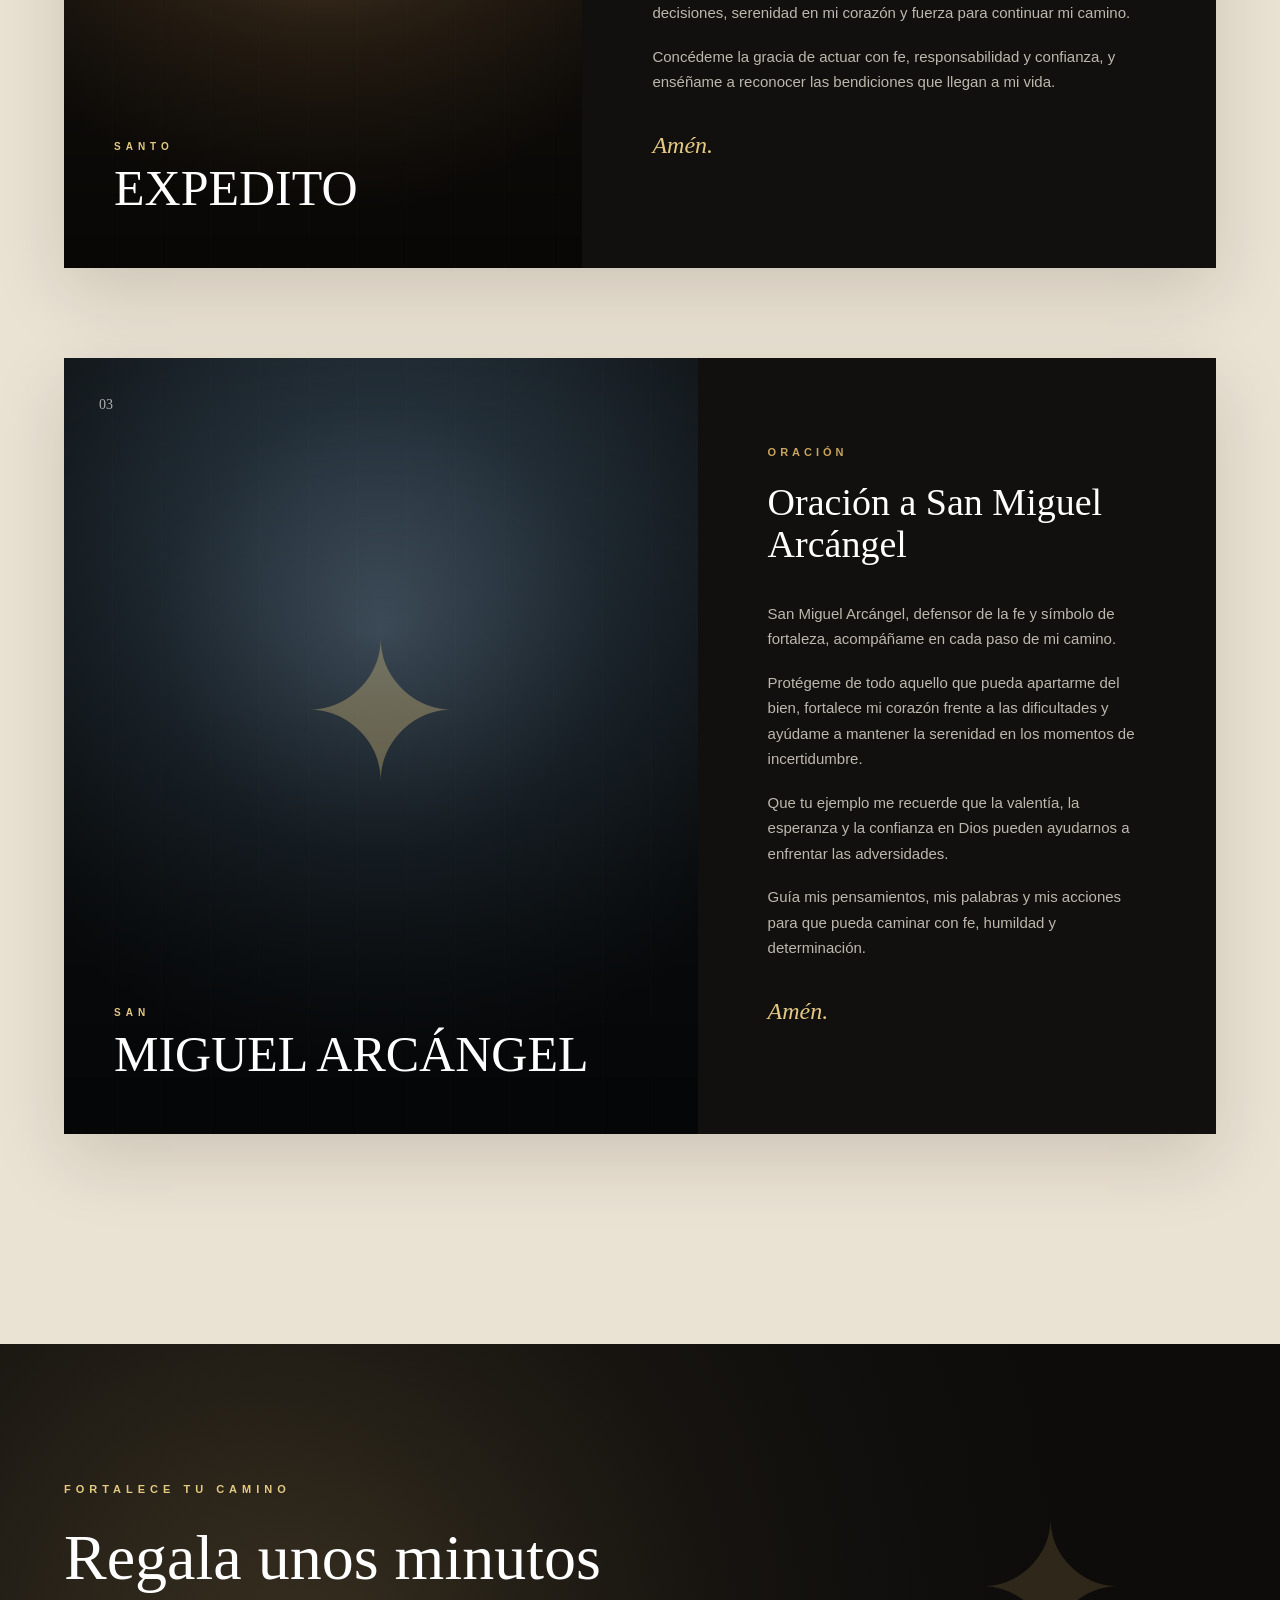
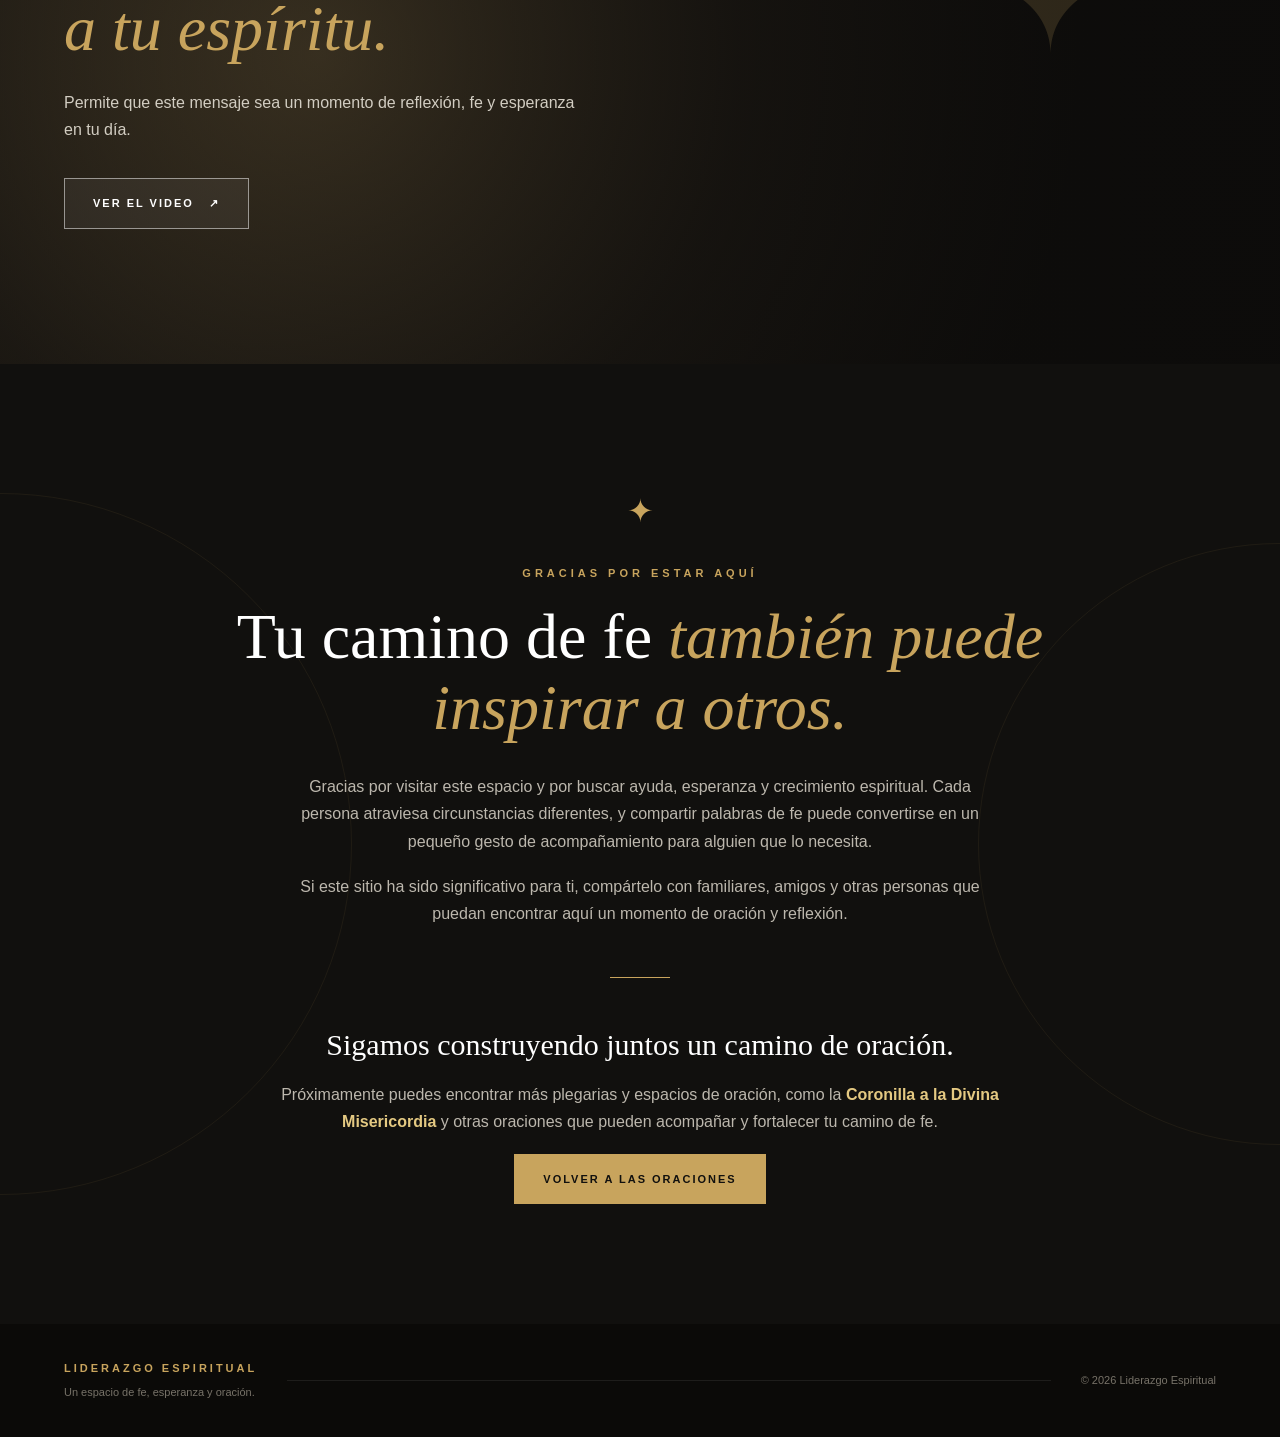
<file: comunidadeparadeus/pray.html>
<!DOCTYPE html>
<html lang="es">
<head>
    <meta charset="UTF-8">
    <meta name="viewport" content="width=device-width, initial-scale=1.0">
    <meta name="description" content="Liderazgo Espiritual - Un espacio de fe, oración, esperanza y crecimiento espiritual.">
    <title>Liderazgo Espiritual</title>
    <link rel="stylesheet" href="pray.css">
</head>

<body>

    <!-- HERO -->
    <header class="hero">
        <div class="hero-overlay"></div>

        <div class="hero-content">
            <span class="eyebrow">FE • ESPERANZA • PERSEVERANCIA</span>

            <h1>Liderazgo<br>Espiritual</h1>

            <p>
                Un espacio para fortalecer tu fe, encontrar esperanza
                y acercarte a Dios a través de la oración.
            </p>

            <a href="#oraciones" class="btn btn-primary">
                Comenzar mi camino
            </a>
        </div>

        <div class="scroll-indicator">
            <span></span>
            Desliza para continuar
        </div>
    </header>


    <main>

        <!-- INTRODUCCIÓN -->
        <section class="intro section">
            <div class="container intro-grid">

                <div class="section-label">
                    <span>01</span>
                    <div></div>
                    <p>La fuerza de la fe</p>
                </div>

                <div class="intro-content">
                    <span class="small-title">FE Y PERSEVERANCIA</span>

                    <h2>
                        Cuando la oración nace
                        <em>desde el corazón</em>
                    </h2>

                    <p class="lead">
                        La oración es para millones de creyentes una fuente de
                        esperanza, fortaleza y consuelo en los momentos más
                        importantes de sus vidas.
                    </p>

                    <p>
                        Muchas personas han compartido testimonios dentro de
                        sus familias, comunidades y entornos acerca de cómo,
                        mediante la fe, la perseverancia y la oración, han
                        encontrado respuestas, nuevas oportunidades,
                        fortaleza para superar dificultades y motivos para
                        seguir adelante.
                    </p>

                    <p>
                        Cada historia es personal y cada camino de fe es
                        diferente. Este espacio busca acompañarte en ese
                        camino, recordándote que perseverar en la oración
                        también puede ser una manera de cultivar esperanza,
                        confianza y paz interior.
                    </p>

                    <div class="quote">
                        <span class="quote-mark">“</span>
                        <p>
                            Ora con fe, persevera con esperanza y camina
                            siempre con confianza.
                        </p>
                    </div>
                </div>

            </div>
        </section>


        <!-- VIDEO 1 -->
        <section class="video-section video-one">
            <div class="video-overlay"></div>

            <div class="video-content">
                <span class="eyebrow">UN MOMENTO PARA REFLEXIONAR</span>

                <h2>
                    Detente un momento.<br>
                    <em>Escucha y reflexiona.</em>
                </h2>

                <p>
                    Te invitamos a dedicar unos minutos a este mensaje
                    y permitir que la reflexión acompañe tu camino.
                </p>

                <a
                    href="https://www.youtube.com/watch?v=vy3nwuQl8dA&t=609s"
                    target="_blank"
                    rel="noopener noreferrer"
                    class="btn btn-light"
                >
                    Ver el video
                    <span>↗</span>
                </a>
            </div>
        </section>


        <!-- ORACIONES -->
        <section id="oraciones" class="prayers section">

            <div class="container">

                <div class="section-heading centered">
                    <span class="small-title">ORACIONES DE FE</span>

                    <h2>
                        Palabras para fortalecer
                        <em>el espíritu</em>
                    </h2>

                    <p>
                        Encuentra un momento de silencio, serenidad y
                        recogimiento para realizar estas oraciones.
                    </p>
                </div>


                <!-- SANTO EXPEDITO -->
                <article class="prayer-card">

                    <div class="prayer-number">02</div>

                    <div class="prayer-image expedito">
                        <div class="image-overlay"></div>

                        <div class="saint-title">
                            <span>SANTO</span>
                            <strong>EXPEDITO</strong>
                        </div>
                    </div>

                    <div class="prayer-content">

                        <span class="small-title">ORACIÓN</span>

                        <h3>Oración a Santo Expedito</h3>

                        <div class="prayer-text">
                            <p>
                                Santo Expedito, tú que eres reconocido por
                                quienes acuden a ti en momentos de necesidad,
                                escucha con humildad esta oración.
                            </p>

                            <p>
                                Ayúdame a mantener la fe cuando las
                                dificultades parezcan grandes y dame
                                fortaleza para no abandonar aquello que
                                debo afrontar con esperanza y perseverancia.
                            </p>

                            <p>
                                Intercede por mí ante Dios para que pueda
                                encontrar claridad en mis decisiones,
                                serenidad en mi corazón y fuerza para
                                continuar mi camino.
                            </p>

                            <p>
                                Concédeme la gracia de actuar con fe,
                                responsabilidad y confianza, y enséñame
                                a reconocer las bendiciones que llegan
                                a mi vida.
                            </p>

                            <p class="prayer-ending">
                                Amén.
                            </p>
                        </div>

                    </div>
                </article>


                <!-- SAN MIGUEL -->
                <article class="prayer-card reverse">

                    <div class="prayer-number">03</div>

                    <div class="prayer-image miguel">
                        <div class="image-overlay"></div>

                        <div class="saint-title">
                            <span>SAN</span>
                            <strong>MIGUEL ARCÁNGEL</strong>
                        </div>
                    </div>

                    <div class="prayer-content">

                        <span class="small-title">ORACIÓN</span>

                        <h3>Oración a San Miguel Arcángel</h3>

                        <div class="prayer-text">
                            <p>
                                San Miguel Arcángel, defensor de la fe y
                                símbolo de fortaleza, acompáñame en cada
                                paso de mi camino.
                            </p>

                            <p>
                                Protégeme de todo aquello que pueda
                                apartarme del bien, fortalece mi corazón
                                frente a las dificultades y ayúdame a
                                mantener la serenidad en los momentos
                                de incertidumbre.
                            </p>

                            <p>
                                Que tu ejemplo me recuerde que la valentía,
                                la esperanza y la confianza en Dios pueden
                                ayudarnos a enfrentar las adversidades.
                            </p>

                            <p>
                                Guía mis pensamientos, mis palabras y mis
                                acciones para que pueda caminar con fe,
                                humildad y determinación.
                            </p>

                            <p class="prayer-ending">
                                Amén.
                            </p>
                        </div>

                    </div>
                </article>

            </div>
        </section>


        <!-- VIDEO 2 -->
        <section class="video-section video-two">
            <div class="video-overlay"></div>

            <div class="video-content">
                <span class="eyebrow">FORTALECE TU CAMINO</span>

                <h2>
                    Regala unos minutos<br>
                    <em>a tu espíritu.</em>
                </h2>

                <p>
                    Permite que este mensaje sea un momento de reflexión,
                    fe y esperanza en tu día.
                </p>

                <a
                    href="https://youtu.be/34ReQm8BeWQ?si=ZL_eTKAUZetjieK0"
                    target="_blank"
                    rel="noopener noreferrer"
                    class="btn btn-light"
                >
                    Ver el video
                    <span>↗</span>
                </a>
            </div>
        </section>


        <!-- AGRADECIMIENTO -->
        <section class="closing section">

            <div class="container closing-container">

                <div class="cross">✦</div>

                <span class="small-title">GRACIAS POR ESTAR AQUÍ</span>

                <h2>
                    Tu camino de fe
                    <em>también puede inspirar a otros.</em>
                </h2>

                <p>
                    Gracias por visitar este espacio y por buscar ayuda,
                    esperanza y crecimiento espiritual. Cada persona
                    atraviesa circunstancias diferentes, y compartir
                    palabras de fe puede convertirse en un pequeño gesto
                    de acompañamiento para alguien que lo necesita.
                </p>

                <p>
                    Si este sitio ha sido significativo para ti,
                    compártelo con familiares, amigos y otras personas
                    que puedan encontrar aquí un momento de oración
                    y reflexión.
                </p>

                <div class="divider"></div>

                <h3>
                    Sigamos construyendo juntos
                    un camino de oración.
                </h3>

                <p>
                    Próximamente puedes encontrar más plegarias y
                    espacios de oración, como la <strong>Coronilla a la
                    Divina Misericordia</strong> y otras oraciones que
                    pueden acompañar y fortalecer tu camino de fe.
                </p>

                <a href="#oraciones" class="btn btn-primary">
                    Volver a las oraciones
                </a>

            </div>

        </section>

    </main>


    <!-- FOOTER -->
    <footer>
        <div class="container footer-content">

            <div>
                <span class="footer-logo">LIDERAZGO ESPIRITUAL</span>
                <p>
                    Un espacio de fe, esperanza y oración.
                </p>
            </div>

            <div class="footer-line"></div>

            <p class="copyright">
                © 2026 Liderazgo Espiritual
            </p>

        </div>
    </footer>

</body>
</html>
</file>
<file: assets/css/main.css>
* { box-sizing: border-box; }

:root {
    color-scheme: light;
    --ink: #171717;
    --paper: #f1ede5;
    --paper-deep: #e2dbcf;
    --orange: #f04d27;
    --blue: #4056c8;
    --muted: #716c64;
    --line: rgba(23, 23, 23, 0.18);
    --ease: cubic-bezier(.2, .8, .2, 1);
}

html, body { width: 100%; min-height: 100%; margin: 0; }
body { background: var(--paper); color: var(--ink); font-family: 'Manrope', sans-serif; line-height: 1.45; overflow-x: hidden; }
a { color: inherit; text-decoration: none; }
::selection { background: var(--orange); color: #fff; }
.page-transition { position: fixed; inset: 0; z-index: 9; pointer-events: none; opacity: 0; background: var(--orange); transition: opacity 220ms ease; }
body.is-leaving .page-transition { opacity: 1; }
.scene--noise { position: fixed; inset: 0; pointer-events: none; z-index: -1; opacity: .16; background-image: url("data:image/svg+xml,%3Csvg viewBox='0 0 180 180' xmlns='http://www.w3.org/2000/svg'%3E%3Cfilter id='n'%3E%3CfeTurbulence type='fractalNoise' baseFrequency='.9' numOctaves='3' stitchTiles='stitch'/%3E%3C/filter%3E%3Crect width='100%25' height='100%25' filter='url(%23n)' opacity='.13'/%3E%3C/svg%3E"); }
.page-shell { width: min(1220px, calc(100% - 48px)); margin: 0 auto; padding: 24px 0 72px; }
.site-header { display: flex; align-items: center; justify-content: space-between; gap: 24px; padding: 10px 0 26px; border-bottom: 1px solid var(--line); }
.brand { display: inline-flex; align-items: center; gap: 12px; }
.brand-mark { display: grid; place-items: center; width: 42px; height: 42px; background: var(--ink); color: var(--paper); font-family: 'Space Grotesk', sans-serif; font-weight: 700; font-size: .82rem; letter-spacing: .08em; }
.brand-copy { display: flex; flex-direction: column; gap: 1px; }
.brand-copy strong, .site-nav a, .eyebrow, .card-kicker, .section-number, .button, .visual-stamp, .text-link { font-family: 'Space Grotesk', sans-serif; }
.brand-copy strong { font-size: 1rem; }
.brand-copy span { color: var(--muted); font-size: .72rem; letter-spacing: .06em; text-transform: uppercase; }
.site-nav { display: flex; gap: 28px; align-items: center; }
.site-nav a { font-size: .82rem; text-transform: uppercase; letter-spacing: .05em; }
.site-nav a:hover, .text-link:hover { color: var(--orange); }
.language-picker { margin-left: auto; }
.language-picker select { appearance: none; min-width: 58px; padding: 8px 24px 8px 10px; border: 1px solid var(--line); border-radius: 0; background: var(--paper); color: var(--ink); font-family: 'Space Grotesk', sans-serif; font-size: .72rem; font-weight: 700; cursor: pointer; }
.sr-only { position: absolute; width: 1px; height: 1px; padding: 0; margin: -1px; overflow: hidden; clip: rect(0, 0, 0, 0); white-space: nowrap; border: 0; }
.hero-grid { display: grid; grid-template-columns: minmax(0, 1fr) minmax(360px, .78fr); gap: clamp(34px, 7vw, 104px); align-items: center; padding: clamp(64px, 10vw, 132px) 0 88px; }
.hero-copy { max-width: 660px; }
.eyebrow, .section-number { display: block; color: var(--orange); font-size: .76rem; font-weight: 700; letter-spacing: .14em; text-transform: uppercase; }
.hero-copy h1 { max-width: 8ch; margin: 18px 0 24px; font-family: 'Space Grotesk', sans-serif; font-size: clamp(3.8rem, 8.2vw, 8rem); line-height: .88; letter-spacing: -.065em; }
.hero-text { max-width: 38ch; margin: 0; color: var(--muted); font-size: clamp(1rem, 1.4vw, 1.2rem); }
.hero-actions { display: flex; align-items: center; flex-wrap: wrap; gap: 24px; margin-top: 34px; }
.button { display: inline-flex; align-items: center; gap: 16px; min-height: 50px; padding: 0 18px; background: var(--orange); color: #fff; font-size: .82rem; font-weight: 700; text-transform: uppercase; transition: transform 180ms var(--ease), background 180ms var(--ease); }
.button:hover { background: var(--blue); transform: translateY(-3px); }
.text-link { border-bottom: 1px solid currentColor; padding-bottom: 3px; font-size: .8rem; font-weight: 700; letter-spacing: .04em; text-transform: uppercase; }
.hero-visual { position: relative; min-height: 500px; overflow: hidden; background: var(--paper-deep); }
.hero-visual img { display: block; width: 100%; height: 100%; min-height: 500px; object-fit: cover; filter: grayscale(1) contrast(1.12); mix-blend-mode: multiply; }
.hero-visual::after { content: ''; position: absolute; inset: 0; border: 1px solid var(--ink); pointer-events: none; }
.visual-stamp { position: absolute; right: 20px; bottom: 18px; padding: 12px; background: var(--orange); color: #fff; font-size: .72rem; font-weight: 700; line-height: 1; letter-spacing: .12em; transform: rotate(-7deg); }
.intro-strip { display: grid; grid-template-columns: .7fr 1.4fr .8fr; gap: 24px; align-items: center; padding: 24px 0; border-top: 1px solid var(--line); border-bottom: 1px solid var(--line); }
.intro-strip p { margin: 0; font-family: 'Space Grotesk', sans-serif; font-size: clamp(1.3rem, 2.3vw, 2rem); line-height: 1.05; }
.intro-strip .text-link { justify-self: end; }
.info-grid { display: grid; grid-template-columns: repeat(3, 1fr); gap: 1px; margin-top: 68px; border-top: 1px solid var(--line); }
.info-card { padding: 28px 24px 12px 0; border-bottom: 1px solid var(--line); }
.card-kicker { color: var(--orange); font-size: .8rem; font-weight: 700; }
.info-card h2 { margin: 42px 0 10px; font-family: 'Space Grotesk', sans-serif; font-size: clamp(1.5rem, 2.5vw, 2.3rem); letter-spacing: -.04em; }
.info-card p { max-width: 25ch; margin: 0; color: var(--muted); }
.inline-link { color: var(--ink); border-bottom: 1px solid var(--orange); }
.inline-link:hover { color: var(--orange); }
.banner-section { margin-top: 112px; }
.section-heading--compact { margin: 0 0 32px; }
.section-heading--compact .section-title { max-width: 13ch; margin: 14px 0 0; }
.banner-board { display: grid; gap: 28px; justify-items: start; }
.ad-banner { position: relative; display: block; flex: 0 0 auto; overflow: hidden; background: var(--ink); color: var(--paper); isolation: isolate; transition: transform 180ms var(--ease), box-shadow 180ms var(--ease); }
.ad-banner::before { content: ''; position: absolute; inset: 0; z-index: -1; background: linear-gradient(115deg, transparent 30%, rgba(240, 77, 39, .9) 30%, rgba(240, 77, 39, .9) 48%, transparent 48%); transform: translateX(-18%); transition: transform 500ms var(--ease); }
.ad-banner::after { content: ''; position: absolute; inset: 8px; border: 1px solid rgba(241, 237, 229, .26); pointer-events: none; }
.ad-banner:hover { transform: translateY(-5px); box-shadow: 12px 12px 0 var(--blue); }
.ad-banner:hover::before { transform: translateX(8%); }
.ad-banner--leaderboard { width: 728px; height: 90px; }
.ad-banner--mobile { width: 320px; height: 100px; }
.banner-pair { display: flex; align-items: flex-start; gap: 28px; }
.ad-banner--square { width: 250px; height: 250px; }
.ad-banner--skyscraper { width: 120px; height: 600px; }
.ad-orbit { position: absolute; right: 10%; bottom: -38%; width: 150px; height: 150px; border: 1px solid rgba(241, 237, 229, .65); border-radius: 50%; animation: orbit 8s linear infinite; }
.ad-orbit::before, .ad-orbit::after { content: ''; position: absolute; width: 8px; height: 8px; background: var(--paper); border-radius: 50%; }
.ad-orbit::before { top: 13%; left: 20%; }
.ad-orbit::after { right: 12%; bottom: 20%; background: var(--orange); }
.ad-copy { position: absolute; z-index: 1; display: grid; gap: 7px; left: 28px; top: 50%; max-width: 58%; transform: translateY(-50%); }
.ad-copy small, .ad-copy em, .ad-size { font-family: 'Space Grotesk', sans-serif; font-size: .62rem; font-style: normal; font-weight: 700; letter-spacing: .1em; text-transform: uppercase; }
.ad-copy small { color: var(--orange); }
.ad-copy strong { max-width: 12ch; font-family: 'Space Grotesk', sans-serif; font-size: 1.3rem; line-height: .95; letter-spacing: -.04em; }
.ad-copy em { color: var(--paper); }
.ad-size { position: absolute; z-index: 1; right: 16px; top: 13px; color: rgba(241, 237, 229, .6); }
.ad-banner--mobile .ad-copy strong { font-size: 1.05rem; }
.ad-banner--square .ad-copy, .ad-banner--skyscraper .ad-copy { left: 20px; top: auto; bottom: 30px; max-width: 75%; transform: none; }
.ad-banner--square .ad-copy strong { font-size: 1.8rem; }
.ad-banner--skyscraper .ad-copy { left: 18px; right: 12px; max-width: none; }
.ad-banner--skyscraper .ad-copy strong { font-size: 1.55rem; }
.ad-banner--skyscraper .ad-orbit { right: -42px; bottom: 34%; }
@keyframes orbit { to { transform: rotate(360deg); } }
.glass-panel { background: transparent; }
.section-heading { margin: 84px 0 28px; }
.section-title { font-family: 'Space Grotesk', sans-serif; font-size: clamp(2.6rem, 6vw, 5rem); letter-spacing: -.06em; }
.service-grid, .contact-grid { display: grid; grid-template-columns: repeat(2, minmax(0, 1fr)); gap: 1px; background: var(--line); }
.service-card, .employment-card, .contact-card { display: grid; gap: 12px; padding: 28px; background: var(--paper); }
.service-card:hover, .employment-card:hover, .contact-card:hover { background: var(--paper-deep); }
.service-index, .contact-label { color: var(--orange); font-family: 'Space Grotesk', sans-serif; font-size: .78rem; font-weight: 700; letter-spacing: .1em; text-transform: uppercase; }
.service-card h3, .employment-card h2, .contact-card h2 { margin: 18px 0 0; font-family: 'Space Grotesk', sans-serif; font-size: clamp(1.5rem, 3vw, 2.5rem); line-height: 1; }
.service-card p, .employment-card p, .contact-card p { color: var(--muted); }
.service-card ul, .employment-card ul { margin: 8px 0 0; padding-left: 18px; color: var(--muted); }
.contact-list { display: grid; gap: 10px; list-style: none; padding: 0; margin: 0; }
.contact-list li { display: flex; justify-content: space-between; gap: 12px; padding: 14px 0; border-bottom: 1px solid var(--line); }
.contact-list span { color: var(--muted); }
.copy-button { padding: 12px 16px; border: 1px solid var(--ink); background: transparent; color: var(--ink); font-weight: 700; cursor: pointer; }
.copy-button:hover { background: var(--ink); color: var(--paper); }
.toast { position: fixed; right: 18px; bottom: 18px; z-index: 20; padding: 14px 16px; background: var(--ink); color: var(--paper); opacity: 0; transform: translateY(14px); transition: opacity 180ms ease, transform 180ms ease; }
.toast--visible { opacity: 1; transform: translateY(0); }
body.is-entered .hero-copy, body.is-entered .hero-visual, body.is-entered .intro-strip, body.is-entered .info-card, body.is-entered .service-card, body.is-entered .contact-card, body.is-entered .employment-card { animation: rise 650ms var(--ease) both; }
@keyframes rise { from { opacity: 0; transform: translateY(16px); } to { opacity: 1; transform: translateY(0); } }
@media (max-width: 820px) { .page-shell { width: min(100% - 28px, 1220px); } .hero-grid { grid-template-columns: 1fr; padding-top: 72px; } .hero-visual { min-height: 390px; } .hero-visual img { min-height: 390px; } .intro-strip { grid-template-columns: 1fr; } .intro-strip .text-link { justify-self: start; } .info-grid, .service-grid, .contact-grid { grid-template-columns: 1fr; } .ad-banner--leaderboard { width: min(728px, 100%); } .banner-pair { width: 100%; justify-content: space-between; } }
@media (max-width: 560px) { .site-header { align-items: flex-start; flex-wrap: wrap; } .site-nav { width: calc(100% - 70px); justify-content: space-between; gap: 12px; } .site-nav a { font-size: .7rem; } .language-picker { position: absolute; right: 14px; top: 18px; } .hero-copy h1 { font-size: clamp(3.3rem, 18vw, 5.2rem); } .hero-visual { min-height: 330px; } .hero-visual img { min-height: 330px; } .banner-pair { gap: 12px; align-items: flex-start; } .ad-banner--square { width: min(250px, calc(100vw - 160px)); height: min(250px, calc(100vw - 160px)); } .ad-banner--skyscraper { width: 96px; height: 480px; } .ad-banner--square .ad-copy strong, .ad-banner--skyscraper .ad-copy strong { font-size: 1.15rem; } }
</file>
<file: assets/css/components.css>
.pixel-avatar { display: none; }
</file>
<file: style.css>
* { box-sizing: border-box; }

:root {
    color-scheme: light;
    --ink: #171717;
    --paper: #f1ede5;
    --paper-deep: #e2dbcf;
    --orange: #f04d27;
    --blue: #4056c8;
    --muted: #716c64;
    --line: rgba(23, 23, 23, 0.18);
    --ease: cubic-bezier(.2, .8, .2, 1);
}

html, body { width: 100%; min-height: 100%; margin: 0; }
body { background: var(--paper); color: var(--ink); font-family: 'Manrope', sans-serif; line-height: 1.45; overflow-x: hidden; }
a { color: inherit; text-decoration: none; }
::selection { background: var(--orange); color: #fff; }
.page-transition { position: fixed; inset: 0; z-index: 9; pointer-events: none; opacity: 0; background: var(--orange); transition: opacity 220ms ease; }
body.is-leaving .page-transition { opacity: 1; }
.scene--noise { position: fixed; inset: 0; pointer-events: none; z-index: -1; opacity: .16; background-image: url("data:image/svg+xml,%3Csvg viewBox='0 0 180 180' xmlns='http://www.w3.org/2000/svg'%3E%3Cfilter id='n'%3E%3CfeTurbulence type='fractalNoise' baseFrequency='.9' numOctaves='3' stitchTiles='stitch'/%3E%3C/filter%3E%3Crect width='100%25' height='100%25' filter='url(%23n)' opacity='.13'/%3E%3C/svg%3E"); }
.page-shell { width: min(1220px, calc(100% - 48px)); margin: 0 auto; padding: 24px 0 72px; }
.site-header { display: flex; align-items: center; justify-content: space-between; gap: 24px; padding: 10px 0 26px; border-bottom: 1px solid var(--line); }
.brand { display: inline-flex; align-items: center; gap: 12px; }
.brand-mark { display: grid; place-items: center; width: 42px; height: 42px; background: var(--ink); color: var(--paper); font-family: 'Space Grotesk', sans-serif; font-weight: 700; font-size: .82rem; letter-spacing: .08em; }
.brand-copy { display: flex; flex-direction: column; gap: 1px; }
.brand-copy strong, .site-nav a, .eyebrow, .card-kicker, .section-number, .button, .visual-stamp, .text-link { font-family: 'Space Grotesk', sans-serif; }
.brand-copy strong { font-size: 1rem; }
.brand-copy span { color: var(--muted); font-size: .72rem; letter-spacing: .06em; text-transform: uppercase; }
.site-nav { display: flex; gap: 28px; align-items: center; }
.site-nav a { font-size: .82rem; text-transform: uppercase; letter-spacing: .05em; }
.site-nav a:hover, .text-link:hover { color: var(--orange); }
.language-picker { margin-left: auto; }
.language-picker select { appearance: none; min-width: 58px; padding: 8px 24px 8px 10px; border: 1px solid var(--line); border-radius: 0; background: var(--paper); color: var(--ink); font-family: 'Space Grotesk', sans-serif; font-size: .72rem; font-weight: 700; cursor: pointer; }
.sr-only { position: absolute; width: 1px; height: 1px; padding: 0; margin: -1px; overflow: hidden; clip: rect(0, 0, 0, 0); white-space: nowrap; border: 0; }
.hero-grid { display: grid; grid-template-columns: minmax(0, 1fr) minmax(360px, .78fr); gap: clamp(34px, 7vw, 104px); align-items: center; padding: clamp(64px, 10vw, 132px) 0 88px; }
.hero-copy { max-width: 660px; }
.eyebrow, .section-number { display: block; color: var(--orange); font-size: .76rem; font-weight: 700; letter-spacing: .14em; text-transform: uppercase; }
.hero-copy h1 { max-width: 8ch; margin: 18px 0 24px; font-family: 'Space Grotesk', sans-serif; font-size: clamp(3.8rem, 8.2vw, 8rem); line-height: .88; letter-spacing: -.065em; }
.hero-text { max-width: 38ch; margin: 0; color: var(--muted); font-size: clamp(1rem, 1.4vw, 1.2rem); }
.hero-actions { display: flex; align-items: center; flex-wrap: wrap; gap: 24px; margin-top: 34px; }
.button { display: inline-flex; align-items: center; gap: 16px; min-height: 50px; padding: 0 18px; background: var(--orange); color: #fff; font-size: .82rem; font-weight: 700; text-transform: uppercase; transition: transform 180ms var(--ease), background 180ms var(--ease); }
.button:hover { background: var(--blue); transform: translateY(-3px); }
.text-link { border-bottom: 1px solid currentColor; padding-bottom: 3px; font-size: .8rem; font-weight: 700; letter-spacing: .04em; text-transform: uppercase; }
.hero-visual { position: relative; min-height: 500px; overflow: hidden; background: var(--paper-deep); }
.hero-visual img { display: block; width: 100%; height: 100%; min-height: 500px; object-fit: cover; filter: grayscale(1) contrast(1.12); mix-blend-mode: multiply; }
.hero-visual::after { content: ''; position: absolute; inset: 0; border: 1px solid var(--ink); pointer-events: none; }
.visual-stamp { position: absolute; right: 20px; bottom: 18px; padding: 12px; background: var(--orange); color: #fff; font-size: .72rem; font-weight: 700; line-height: 1; letter-spacing: .12em; transform: rotate(-7deg); }
.intro-strip { display: grid; grid-template-columns: .7fr 1.4fr .8fr; gap: 24px; align-items: center; padding: 24px 0; border-top: 1px solid var(--line); border-bottom: 1px solid var(--line); }
.intro-strip p { margin: 0; font-family: 'Space Grotesk', sans-serif; font-size: clamp(1.3rem, 2.3vw, 2rem); line-height: 1.05; }
.intro-strip .text-link { justify-self: end; }
.info-grid { display: grid; grid-template-columns: repeat(3, 1fr); gap: 1px; margin-top: 68px; border-top: 1px solid var(--line); }
.info-card { padding: 28px 24px 12px 0; border-bottom: 1px solid var(--line); }
.card-kicker { color: var(--orange); font-size: .8rem; font-weight: 700; }
.info-card h2 { margin: 42px 0 10px; font-family: 'Space Grotesk', sans-serif; font-size: clamp(1.5rem, 2.5vw, 2.3rem); letter-spacing: -.04em; }
.info-card p { max-width: 25ch; margin: 0; color: var(--muted); }
.inline-link { color: var(--ink); border-bottom: 1px solid var(--orange); }
.inline-link:hover { color: var(--orange); }
.banner-section { margin-top: 112px; }
.section-heading--compact { margin: 0 0 32px; }
.section-heading--compact .section-title { max-width: 13ch; margin: 14px 0 0; }
.banner-board { display: grid; gap: 28px; justify-items: start; }
.ad-banner { position: relative; display: block; flex: 0 0 auto; overflow: hidden; background: var(--ink); color: var(--paper); isolation: isolate; transition: transform 180ms var(--ease), box-shadow 180ms var(--ease); }
.ad-banner::before { content: ''; position: absolute; inset: 0; z-index: -1; background: linear-gradient(115deg, transparent 30%, rgba(240, 77, 39, .9) 30%, rgba(240, 77, 39, .9) 48%, transparent 48%); transform: translateX(-18%); transition: transform 500ms var(--ease); }
.ad-banner::after { content: ''; position: absolute; inset: 8px; border: 1px solid rgba(241, 237, 229, .26); pointer-events: none; }
.ad-banner:hover { transform: translateY(-5px); box-shadow: 12px 12px 0 var(--blue); }
.ad-banner:hover::before { transform: translateX(8%); }
.ad-banner--leaderboard { width: 728px; height: 90px; }
.ad-banner--mobile { width: 320px; height: 100px; }
.banner-pair { display: flex; align-items: flex-start; gap: 28px; }
.ad-banner--square { width: 250px; height: 250px; }
.ad-banner--skyscraper { width: 120px; height: 600px; }
.ad-orbit { position: absolute; right: 10%; bottom: -38%; width: 150px; height: 150px; border: 1px solid rgba(241, 237, 229, .65); border-radius: 50%; animation: orbit 8s linear infinite; }
.ad-orbit::before, .ad-orbit::after { content: ''; position: absolute; width: 8px; height: 8px; background: var(--paper); border-radius: 50%; }
.ad-orbit::before { top: 13%; left: 20%; }
.ad-orbit::after { right: 12%; bottom: 20%; background: var(--orange); }
.ad-copy { position: absolute; z-index: 1; display: grid; gap: 7px; left: 28px; top: 50%; max-width: 58%; transform: translateY(-50%); }
.ad-copy small, .ad-copy em, .ad-size { font-family: 'Space Grotesk', sans-serif; font-size: .62rem; font-style: normal; font-weight: 700; letter-spacing: .1em; text-transform: uppercase; }
.ad-copy small { color: var(--orange); }
.ad-copy strong { max-width: 12ch; font-family: 'Space Grotesk', sans-serif; font-size: 1.3rem; line-height: .95; letter-spacing: -.04em; }
.ad-copy em { color: var(--paper); }
.ad-size { position: absolute; z-index: 1; right: 16px; top: 13px; color: rgba(241, 237, 229, .6); }
.ad-banner--mobile .ad-copy strong { font-size: 1.05rem; }
.ad-banner--square .ad-copy, .ad-banner--skyscraper .ad-copy { left: 20px; top: auto; bottom: 30px; max-width: 75%; transform: none; }
.ad-banner--square .ad-copy strong { font-size: 1.8rem; }
.ad-banner--skyscraper .ad-copy { left: 18px; right: 12px; max-width: none; }
.ad-banner--skyscraper .ad-copy strong { font-size: 1.55rem; }
.ad-banner--skyscraper .ad-orbit { right: -42px; bottom: 34%; }
@keyframes orbit { to { transform: rotate(360deg); } }
.glass-panel { background: transparent; }
.section-heading { margin: 84px 0 28px; }
.section-title { font-family: 'Space Grotesk', sans-serif; font-size: clamp(2.6rem, 6vw, 5rem); letter-spacing: -.06em; }
.service-grid, .contact-grid { display: grid; grid-template-columns: repeat(2, minmax(0, 1fr)); gap: 1px; background: var(--line); }
.service-card, .employment-card, .contact-card { display: grid; gap: 12px; padding: 28px; background: var(--paper); }
.service-card:hover, .employment-card:hover, .contact-card:hover { background: var(--paper-deep); }
.service-index, .contact-label { color: var(--orange); font-family: 'Space Grotesk', sans-serif; font-size: .78rem; font-weight: 700; letter-spacing: .1em; text-transform: uppercase; }
.service-card h3, .employment-card h2, .contact-card h2 { margin: 18px 0 0; font-family: 'Space Grotesk', sans-serif; font-size: clamp(1.5rem, 3vw, 2.5rem); line-height: 1; }
.service-card p, .employment-card p, .contact-card p { color: var(--muted); }
.service-card ul, .employment-card ul { margin: 8px 0 0; padding-left: 18px; color: var(--muted); }
.contact-list { display: grid; gap: 10px; list-style: none; padding: 0; margin: 0; }
.contact-list li { display: flex; justify-content: space-between; gap: 12px; padding: 14px 0; border-bottom: 1px solid var(--line); }
.contact-list span { color: var(--muted); }
.copy-button { padding: 12px 16px; border: 1px solid var(--ink); background: transparent; color: var(--ink); font-weight: 700; cursor: pointer; }
.copy-button:hover { background: var(--ink); color: var(--paper); }
.toast { position: fixed; right: 18px; bottom: 18px; z-index: 20; padding: 14px 16px; background: var(--ink); color: var(--paper); opacity: 0; transform: translateY(14px); transition: opacity 180ms ease, transform 180ms ease; }
.toast--visible { opacity: 1; transform: translateY(0); }
body.is-entered .hero-copy, body.is-entered .hero-visual, body.is-entered .intro-strip, body.is-entered .info-card, body.is-entered .service-card, body.is-entered .contact-card, body.is-entered .employment-card { animation: rise 650ms var(--ease) both; }
@keyframes rise { from { opacity: 0; transform: translateY(16px); } to { opacity: 1; transform: translateY(0); } }
@media (max-width: 820px) { .page-shell { width: min(100% - 28px, 1220px); } .hero-grid { grid-template-columns: 1fr; padding-top: 72px; } .hero-visual { min-height: 390px; } .hero-visual img { min-height: 390px; } .intro-strip { grid-template-columns: 1fr; } .intro-strip .text-link { justify-self: start; } .info-grid, .service-grid, .contact-grid { grid-template-columns: 1fr; } .ad-banner--leaderboard { width: min(728px, 100%); } .banner-pair { width: 100%; justify-content: space-between; } }
@media (max-width: 560px) { .site-header { align-items: flex-start; flex-wrap: wrap; } .site-nav { width: calc(100% - 70px); justify-content: space-between; gap: 12px; } .site-nav a { font-size: .7rem; } .language-picker { position: absolute; right: 14px; top: 18px; } .hero-copy h1 { font-size: clamp(3.3rem, 18vw, 5.2rem); } .hero-visual { min-height: 330px; } .hero-visual img { min-height: 330px; } .banner-pair { gap: 12px; align-items: flex-start; } .ad-banner--square { width: min(250px, calc(100vw - 160px)); height: min(250px, calc(100vw - 160px)); } .ad-banner--skyscraper { width: 96px; height: 480px; } .ad-banner--square .ad-copy strong, .ad-banner--skyscraper .ad-copy strong { font-size: 1.15rem; } }
</file>
<file: style-1.css>
.pixel-avatar { display: none; }
</file>
<file: comunidadeparadeus/pray.css>
/* =========================================
   VARIABLES
========================================= */

:root {
    --dark: #11100e;
    --dark-soft: #1c1915;
    --gold: #c8a45d;
    --gold-light: #e4c982;
    --cream: #f5f0e6;
    --cream-dark: #e9e1d1;
    --white: #ffffff;
    --text: #292722;
    --text-light: #756f64;

    --serif: Georgia, "Times New Roman", serif;
    --sans: Arial, Helvetica, sans-serif;

    --max-width: 1180px;
}


/* =========================================
   RESET
========================================= */

* {
    margin: 0;
    padding: 0;
    box-sizing: border-box;
}

html {
    scroll-behavior: smooth;
}

body {
    background: var(--cream);
    color: var(--text);
    font-family: var(--sans);
    line-height: 1.7;
}

img {
    max-width: 100%;
    display: block;
}

a {
    text-decoration: none;
    color: inherit;
}

button,
a {
    -webkit-tap-highlight-color: transparent;
}


/* =========================================
   GENERAL
========================================= */

.container {
    width: min(90%, var(--max-width));
    margin: 0 auto;
}

.section {
    padding: 120px 0;
}

.small-title {
    display: block;
    color: var(--gold);
    font-size: 11px;
    font-weight: 700;
    letter-spacing: 4px;
    margin-bottom: 20px;
}

.eyebrow {
    display: block;
    color: var(--gold-light);
    font-size: 11px;
    font-weight: 700;
    letter-spacing: 5px;
    margin-bottom: 25px;
}

h1,
h2,
h3 {
    font-family: var(--serif);
    font-weight: 400;
    line-height: 1.1;
}

h2 {
    font-size: clamp(40px, 5vw, 68px);
}

h2 em {
    color: var(--gold);
    font-style: italic;
}

.btn {
    display: inline-flex;
    align-items: center;
    justify-content: center;
    gap: 15px;
    padding: 15px 28px;
    border: 1px solid transparent;
    font-size: 11px;
    font-weight: 700;
    letter-spacing: 2px;
    text-transform: uppercase;
    transition: all 0.3s ease;
}

.btn-primary {
    background: var(--gold);
    color: var(--dark);
}

.btn-primary:hover {
    background: var(--gold-light);
    transform: translateY(-3px);
}

.btn-light {
    border-color: rgba(255,255,255,0.5);
    color: var(--white);
    background: rgba(255,255,255,0.05);
}

.btn-light:hover {
    background: var(--white);
    color: var(--dark);
    transform: translateY(-3px);
}


/* =========================================
   HERO
========================================= */

.hero {
    min-height: 100vh;
    position: relative;
    display: flex;
    align-items: center;
    background:
        linear-gradient(
            90deg,
            rgba(10, 9, 7, 0.94) 0%,
            rgba(10, 9, 7, 0.72) 45%,
            rgba(10, 9, 7, 0.35) 100%
        ),
        radial-gradient(
            circle at 75% 45%,
            #735d35 0%,
            #2c261c 35%,
            #11100e 75%
        );
    overflow: hidden;
}

.hero::after {
    content: "";
    position: absolute;
    width: 500px;
    height: 500px;
    right: -180px;
    top: 50%;
    transform: translateY(-50%);
    border: 1px solid rgba(200, 164, 93, 0.18);
    border-radius: 50%;
    box-shadow:
        0 0 0 60px rgba(200,164,93,0.025),
        0 0 0 120px rgba(200,164,93,0.02);
}

.hero-content {
    width: min(90%, var(--max-width));
    margin: 0 auto;
    position: relative;
    z-index: 2;
    padding-top: 30px;
}

.hero h1 {
    color: var(--white);
    font-size: clamp(60px, 9vw, 125px);
    text-transform: uppercase;
    letter-spacing: -4px;
    margin-bottom: 30px;
}

.hero p {
    color: #d9d3c8;
    max-width: 500px;
    font-size: 17px;
    margin-bottom: 38px;
}

.scroll-indicator {
    position: absolute;
    z-index: 3;
    bottom: 35px;
    left: 50%;
    transform: translateX(-50%);
    color: rgba(255,255,255,0.55);
    font-size: 9px;
    letter-spacing: 3px;
    text-transform: uppercase;
    display: flex;
    align-items: center;
    gap: 12px;
}

.scroll-indicator span {
    display: block;
    width: 35px;
    height: 1px;
    background: var(--gold);
}


/* =========================================
   INTRO
========================================= */

.intro {
    background: var(--cream);
}

.intro-grid {
    display: grid;
    grid-template-columns: 180px 1fr;
    gap: 80px;
}

.section-label {
    display: flex;
    flex-direction: column;
    align-items: flex-start;
    color: var(--text-light);
}

.section-label span {
    font-family: var(--serif);
    color: var(--gold);
    font-size: 28px;
}

.section-label div {
    width: 40px;
    height: 1px;
    background: var(--gold);
    margin: 18px 0;
}

.section-label p {
    font-size: 10px;
    letter-spacing: 2px;
    text-transform: uppercase;
    writing-mode: vertical-rl;
}

.intro-content {
    max-width: 800px;
}

.intro-content h2 {
    margin-bottom: 30px;
}

.intro-content > p {
    color: var(--text-light);
    margin-bottom: 20px;
    font-size: 16px;
}

.intro-content .lead {
    color: var(--text);
    font-family: var(--serif);
    font-size: 23px;
    line-height: 1.5;
}

.quote {
    margin-top: 45px;
    padding: 25px 35px;
    border-left: 2px solid var(--gold);
    background: rgba(200,164,93,0.08);
    display: flex;
    align-items: center;
    gap: 20px;
}

.quote-mark {
    color: var(--gold);
    font-family: var(--serif);
    font-size: 55px;
    line-height: 0.5;
}

.quote p {
    font-family: var(--serif);
    font-size: 19px;
    font-style: italic;
}


/* =========================================
   VIDEO SECTIONS
========================================= */

.video-section {
    min-height: 620px;
    position: relative;
    display: flex;
    align-items: center;
    overflow: hidden;
}

.video-one {
    background:
        linear-gradient(
            90deg,
            rgba(13, 12, 10, 0.92),
            rgba(13, 12, 10, 0.55)
        ),
        radial-gradient(
            circle at 75% 50%,
            #806b44,
            #332d21 40%,
            #15130f 75%
        );
}

.video-two {
    background:
        linear-gradient(
            90deg,
            rgba(12, 11, 10, 0.55),
            rgba(12, 11, 10, 0.88)
        ),
        radial-gradient(
            circle at 25% 50%,
            #806b44,
            #30291e 42%,
            #12110e 75%
        );
}

.video-section::before {
    content: "✦";
    position: absolute;
    right: 12%;
    top: 15%;
    color: rgba(200,164,93,0.18);
    font-size: 180px;
}

.video-content {
    position: relative;
    z-index: 2;
    width: min(90%, 750px);
    margin-left: max(5%, calc((100% - var(--max-width)) / 2));
}

.video-content h2 {
    color: var(--white);
    margin-bottom: 25px;
}

.video-content p {
    max-width: 520px;
    color: #d2cdc2;
    margin-bottom: 35px;
}


/* =========================================
   PRAYERS
========================================= */

.prayers {
    background: #eae2d3;
}

.section-heading.centered {
    max-width: 750px;
    margin: 0 auto 90px;
    text-align: center;
}

.section-heading.centered h2 {
    margin-bottom: 25px;
}

.section-heading.centered p {
    color: var(--text-light);
}

.prayer-card {
    position: relative;
    display: grid;
    grid-template-columns: 45% 55%;
    min-height: 620px;
    background: var(--dark);
    color: var(--white);
    margin-bottom: 90px;
    box-shadow: 0 25px 70px rgba(30,25,17,0.14);
}

.prayer-card.reverse {
    grid-template-columns: 55% 45%;
}

.prayer-number {
    position: absolute;
    z-index: 5;
    top: 35px;
    left: 35px;
    color: rgba(255,255,255,0.65);
    font-family: var(--serif);
    font-size: 14px;
}

.prayer-image {
    min-height: 620px;
    position: relative;
    overflow: hidden;
}

.prayer-image.expedito {
    background:
        linear-gradient(
            180deg,
            rgba(0,0,0,0.05),
            rgba(0,0,0,0.72)
        ),
        radial-gradient(
            circle at 50% 35%,
            #9c7950,
            #493723 38%,
            #1d1812 75%
        );
}

.prayer-image.miguel {
    background:
        linear-gradient(
            180deg,
            rgba(0,0,0,0.05),
            rgba(0,0,0,0.72)
        ),
        radial-gradient(
            circle at 50% 35%,
            #536779,
            #26333d 38%,
            #101417 75%
        );
}

.prayer-image::before {
    content: "✦";
    position: absolute;
    top: 50%;
    left: 50%;
    transform: translate(-50%, -60%);
    color: rgba(228,201,130,0.35);
    font-size: 190px;
}

.image-overlay {
    position: absolute;
    inset: 0;
    background:
        repeating-linear-gradient(
            90deg,
            transparent 0,
            transparent 48px,
            rgba(255,255,255,0.018) 49px
        );
}

.saint-title {
    position: absolute;
    z-index: 3;
    bottom: 55px;
    left: 50px;
}

.saint-title span {
    display: block;
    color: var(--gold-light);
    font-size: 10px;
    font-weight: bold;
    letter-spacing: 5px;
    margin-bottom: 8px;
}

.saint-title strong {
    display: block;
    color: var(--white);
    font-family: var(--serif);
    font-size: clamp(30px, 4vw, 50px);
    font-weight: 400;
    line-height: 1;
}

.prayer-content {
    padding: 85px 70px;
    display: flex;
    flex-direction: column;
    justify-content: center;
}

.prayer-content h3 {
    font-size: 38px;
    margin-bottom: 35px;
}

.prayer-text {
    color: #bdb8ad;
    font-size: 15px;
}

.prayer-text p {
    margin-bottom: 18px;
}

.prayer-text .prayer-ending {
    color: var(--gold-light);
    font-family: var(--serif);
    font-size: 24px;
    font-style: italic;
    margin-top: 30px;
}


/* =========================================
   CLOSING
========================================= */

.closing {
    background: var(--dark);
    color: var(--white);
    text-align: center;
    position: relative;
    overflow: hidden;
}

.closing::before,
.closing::after {
    content: "";
    position: absolute;
    border: 1px solid rgba(200,164,93,0.08);
    border-radius: 50%;
}

.closing::before {
    width: 700px;
    height: 700px;
    left: -350px;
    top: 50%;
    transform: translateY(-50%);
}

.closing::after {
    width: 600px;
    height: 600px;
    right: -300px;
    top: 50%;
    transform: translateY(-50%);
}

.closing-container {
    position: relative;
    z-index: 2;
    max-width: 850px;
}

.cross {
    color: var(--gold);
    font-size: 32px;
    margin-bottom: 25px;
}

.closing h2 {
    color: var(--white);
    margin-bottom: 30px;
}

.closing p {
    color: #bcb7ad;
    max-width: 720px;
    margin: 0 auto 18px;
}

.closing strong {
    color: var(--gold-light);
}

.divider {
    width: 60px;
    height: 1px;
    background: var(--gold);
    margin: 50px auto;
}

.closing h3 {
    font-size: 30px;
    margin-bottom: 20px;
}


/* =========================================
   FOOTER
========================================= */

footer {
    background: #0b0a08;
    color: #777268;
    padding: 35px 0;
}

.footer-content {
    display: flex;
    align-items: center;
    justify-content: space-between;
    gap: 30px;
}

.footer-logo {
    display: block;
    color: var(--gold);
    font-size: 11px;
    font-weight: bold;
    letter-spacing: 3px;
    margin-bottom: 5px;
}

.footer-content p {
    font-size: 11px;
}

.footer-line {
    flex: 1;
    height: 1px;
    background: rgba(255,255,255,0.08);
}

.copyright {
    white-space: nowrap;
}


/* =========================================
   RESPONSIVE - TABLET
========================================= */

@media (max-width: 900px) {

    .section {
        padding: 90px 0;
    }

    .intro-grid {
        grid-template-columns: 1fr;
        gap: 35px;
    }

    .section-label {
        flex-direction: row;
        align-items: center;
        gap: 15px;
    }

    .section-label div {
        margin: 0;
    }

    .section-label p {
        writing-mode: initial;
    }

    .prayer-card,
    .prayer-card.reverse {
        grid-template-columns: 1fr;
    }

    .prayer-image {
        min-height: 500px;
    }

    .prayer-content {
        padding: 65px 50px;
    }

    .video-section {
        min-height: 550px;
    }

}


/* =========================================
   RESPONSIVE - MOBILE
========================================= */

@media (max-width: 600px) {

    .section {
        padding: 75px 0;
    }

    .hero {
        min-height: 90vh;
    }

    .hero h1 {
        font-size: 55px;
        letter-spacing: -2px;
    }

    .hero p {
        font-size: 15px;
    }

    .scroll-indicator {
        display: none;
    }

    h2 {
        font-size: 42px;
    }

    .intro-content .lead {
        font-size: 20px;
    }

    .quote {
        padding: 20px;
    }

    .video-section {
        min-height: 520px;
    }

    .video-content {
        margin-left: 5%;
    }

    .video-content h2 {
        font-size: 42px;
    }

    .section-heading.centered {
        margin-bottom: 55px;
    }

    .prayer-card {
        margin-bottom: 55px;
    }

    .prayer-image {
        min-height: 430px;
    }

    .prayer-content {
        padding: 50px 28px;
    }

    .prayer-content h3 {
        font-size: 32px;
    }

    .saint-title {
        left: 30px;
        bottom: 35px;
    }

    .prayer-number {
        left: 25px;
        top: 25px;
    }

    .closing h2 {
        font-size: 40px;
    }

    .footer-content {
        flex-direction: column;
        align-items: flex-start;
    }

    .footer-line {
        width: 100%;
        flex: none;
    }

    .copyright {
        white-space: normal;
    }
}
</file>
